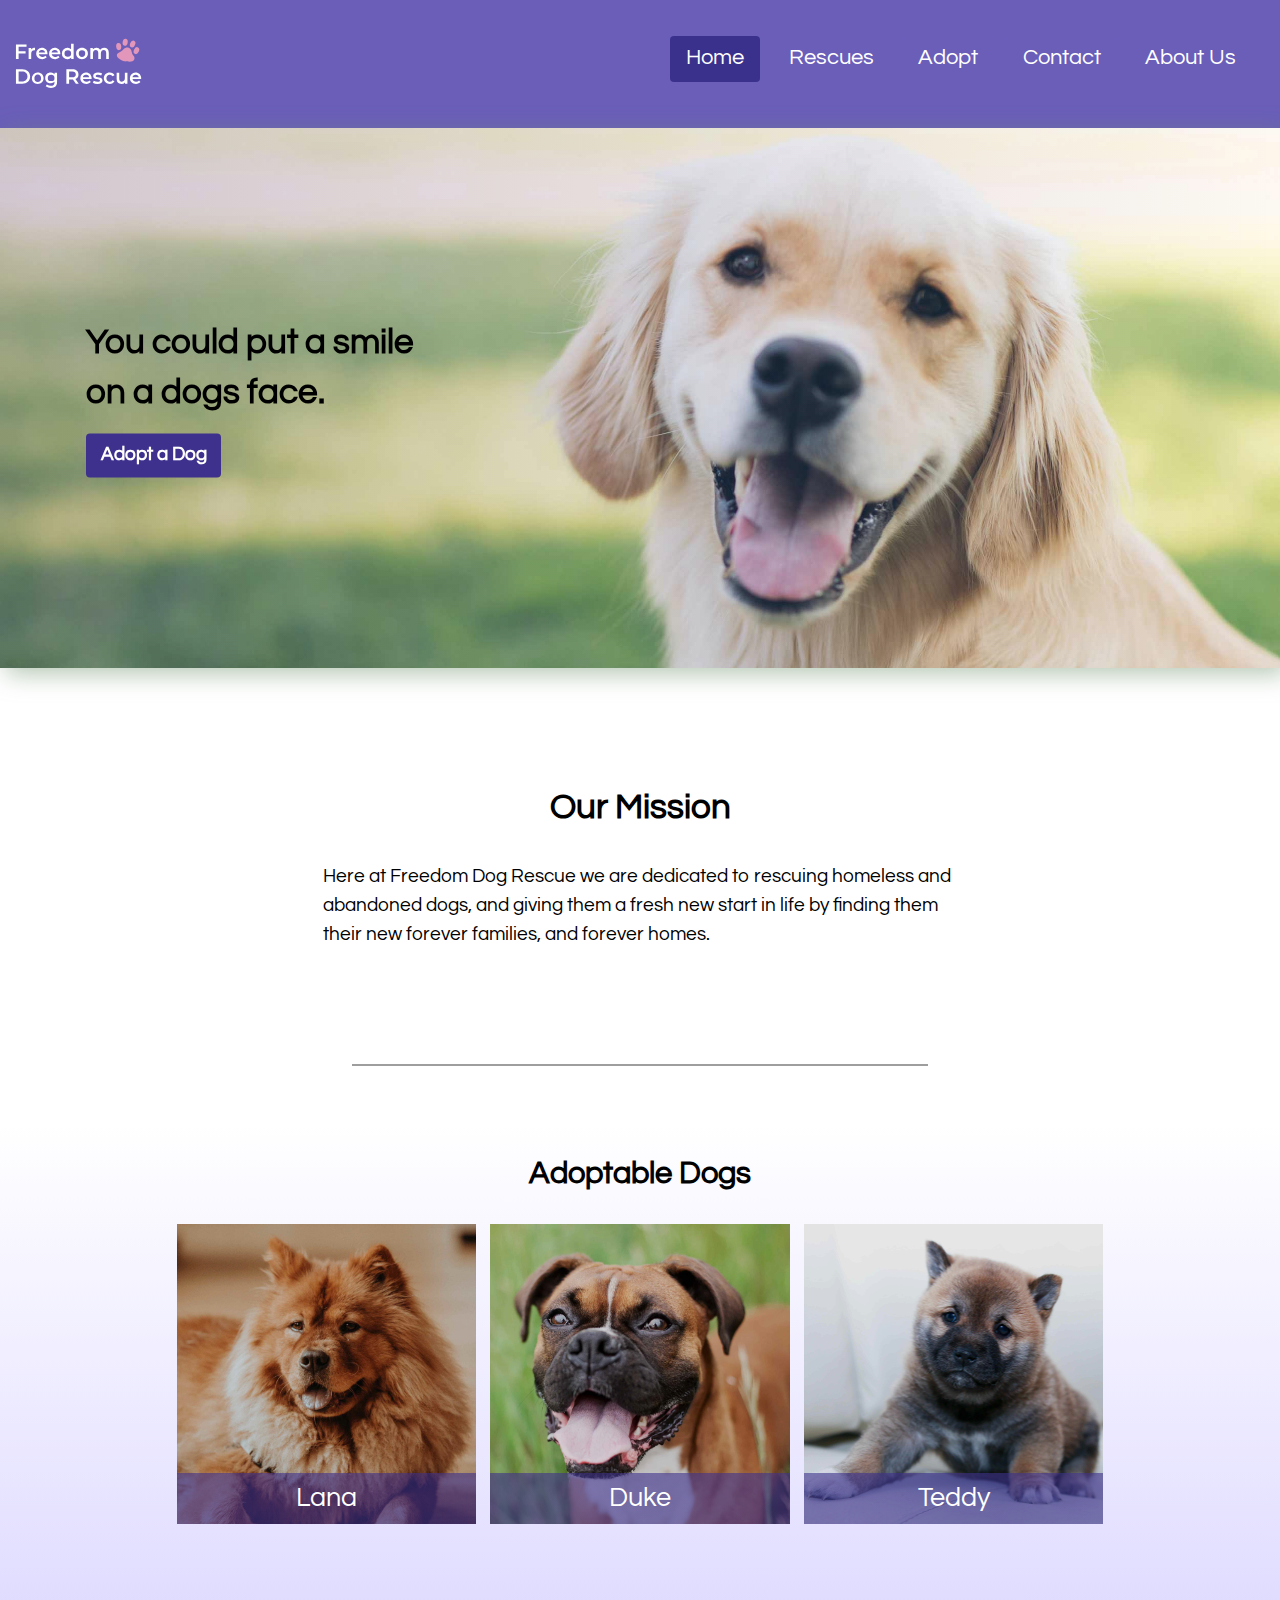
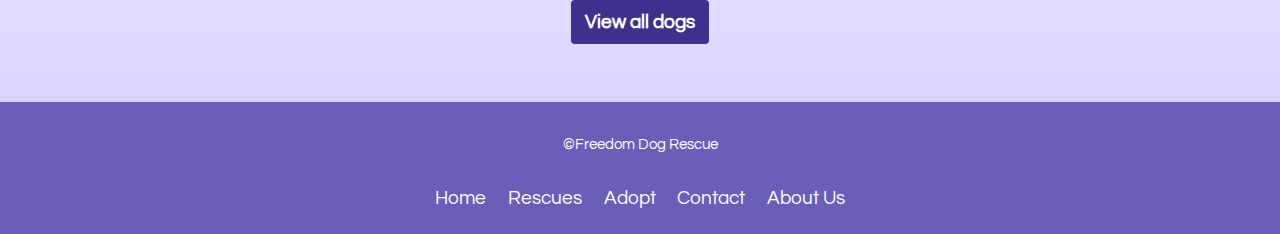
<file: index.html>
<!DOCTYPE html>
<html lang="en-ca">
<head>
  <meta charset="utf-8">
  <title>Freedom Dog Rescue</title>
  <link href="https://fonts.googleapis.com/css?family=Questrial" rel="stylesheet">
  <meta name="viewport" content="width=device-width,initial-scale=1">
  <link rel="shortcut icon" href="favicon.ico">
  <link rel="icon" type="image/png" href="favicon-196.png">
  <link href="css/modules.css" rel="stylesheet">
  <link href="css/grid.css" rel="stylesheet">
  <link href="css/type.css" rel="stylesheet">
  <link href="css/main.css" rel="stylesheet">
</head>
<body>

  <ul class="skip-links">
    <li><a href="#main">Jump to main content</a></li>
    <li><a href="#nav">Jump to main navigation</a></li>
  </ul>

  <header role="banner">
    <div class="masthead grid grid-middle gutter-1-2">
      <div class="logo push-0 unit xs-1 s-1 m-1 l-1-4">
        <a href="index.html" aria-label="Click here to go to homepage">
          <i class="icon i-128 push-r-1-4">
            <svg xmlns="http://www.w3.org/2000/svg" width="177.7" height="70.1" viewBox="0 0 177.7 70.1">
              <path fill="#fff" d="M6.4 11.1v6.2h9.7v3.1H6.4v7.7H2.7V8h14.7v3.1zm22.8 1.5V16h-.8c-2.8 0-4.5 1.6-4.5 4.8v7.4h-3.6V12.8h3.5V15c1-1.6 2.9-2.4 5.4-2.4zm17.2 9h-12a4.8 4.8 0 0 0 5 3.7 5.3 5.3 0 0 0 4.1-1.7l2 2.2a8 8 0 0 1-6.2 2.5c-5.1 0-8.5-3.3-8.5-7.9a7.7 7.7 0 0 1 8-7.8c4.4 0 7.7 3.1 7.7 7.9a4.5 4.5 0 0 1-.1 1.1zm-12-2.4h8.7a4.2 4.2 0 0 0-4.3-3.7 4.2 4.2 0 0 0-4.4 3.7zm29.9 2.4h-12a4.6 4.6 0 0 0 4.9 3.7 5.6 5.6 0 0 0 4.2-1.7l1.9 2.2a7.9 7.9 0 0 1-6.2 2.5c-5.1 0-8.4-3.3-8.4-7.9a7.6 7.6 0 0 1 7.9-7.8c4.5 0 7.7 3.1 7.7 7.9zm-12.1-2.4h8.7a4.1 4.1 0 0 0-4.3-3.7 4.3 4.3 0 0 0-4.4 3.7zM82.8 6.8v21.3h-3.4v-2a6.4 6.4 0 0 1-5.1 2.2 7.5 7.5 0 0 1-7.8-7.9 7.5 7.5 0 0 1 7.8-7.8 6.2 6.2 0 0 1 4.9 2.1V6.8zm-3.5 13.6a4.6 4.6 0 1 0-9.2 0 4.6 4.6 0 1 0 9.2 0zm6.9 0c0-4.5 3.5-7.8 8.2-7.8s8.2 3.3 8.2 7.8-3.5 7.9-8.2 7.9-8.2-3.3-8.2-7.9zm12.7 0a4.5 4.5 0 1 0-9 0c0 3 1.9 4.8 4.5 4.8s4.5-1.8 4.5-4.8zm32.7-1.1v8.8H128v-8.3c0-2.7-1.2-4.1-3.4-4.1s-4 1.6-4 4.6v7.8H117v-8.3c0-2.7-1.2-4.1-3.4-4.1s-4 1.6-4 4.6v7.8H106V12.8h3.4v1.9a6.6 6.6 0 0 1 5-2.1 5.6 5.6 0 0 1 5.2 2.6 7 7 0 0 1 5.7-2.6c3.7 0 6.3 2.1 6.3 6.7zM2.7 42.4h8.8c6.5 0 10.9 4.1 10.9 10.1s-4.4 10-10.9 10H2.7zm8.6 17c4.5 0 7.4-2.8 7.4-6.9s-2.9-6.9-7.4-6.9H6.4v13.8zm13.5-4.5a7.7 7.7 0 0 1 8.1-7.9c4.8 0 8.2 3.3 8.2 7.9s-3.4 7.8-8.2 7.8-8.1-3.2-8.1-7.8zm12.7 0a4.6 4.6 0 1 0-9.1 0 4.6 4.6 0 1 0 9.1 0zm22.3-7.7v13c0 5.6-2.9 8.1-8.3 8.1a12.6 12.6 0 0 1-7.5-2.2l1.6-2.7a9.7 9.7 0 0 0 5.7 1.9c3.4 0 4.9-1.6 4.9-4.7v-.8a6.8 6.8 0 0 1-5.2 2c-4.4 0-7.7-2.9-7.7-7.4S46.6 47 51 47a6.5 6.5 0 0 1 5.3 2.2v-2zm-3.6 7.2c0-2.6-1.9-4.3-4.6-4.3s-4.7 1.7-4.7 4.3a4.4 4.4 0 0 0 4.7 4.4 4.3 4.3 0 0 0 4.6-4.4zm29.7 8.1l-4.1-5.9h-5.3v5.8h-3.8v-20H81c5.3 0 8.5 2.7 8.5 7.2a6.3 6.3 0 0 1-4.2 6.3l4.6 6.6zm-5.1-16.9h-4.3v8h4.3c3.3 0 5-1.5 5-4s-1.7-4-5-4zM107.7 56h-12c.4 2.3 2.3 3.7 4.9 3.7a5.6 5.6 0 0 0 4.2-1.7l1.9 2.2a7.5 7.5 0 0 1-6.1 2.5c-5.2 0-8.5-3.3-8.5-7.8A7.6 7.6 0 0 1 100 47c4.5 0 7.8 3.2 7.8 8 0 .2-.1.7-.1 1zm-12.1-2.4h8.7a4 4 0 0 0-4.3-3.7 4.3 4.3 0 0 0-4.4 3.7zm13.8 7.4l1.4-2.7a10.4 10.4 0 0 0 5.4 1.5c2.2 0 3.2-.6 3.2-1.7 0-2.9-9.5-.2-9.5-6.3 0-2.9 2.6-4.8 6.7-4.8a11.6 11.6 0 0 1 5.8 1.4l-1.4 2.7a8.1 8.1 0 0 0-4.4-1.2c-2.2 0-3.2.8-3.2 1.8 0 3.1 9.5.3 9.5 6.3 0 2.9-2.7 4.7-7 4.7a12.2 12.2 0 0 1-6.5-1.7zm15.3-6.1c0-4.6 3.5-7.9 8.3-7.9 3 0 5.4 1.3 6.5 3.6l-2.7 1.6a4.2 4.2 0 0 0-3.8-2.1 4.5 4.5 0 0 0-4.7 4.8 4.5 4.5 0 0 0 4.7 4.8 4.3 4.3 0 0 0 3.8-2.2l2.7 1.6c-1.1 2.3-3.5 3.6-6.5 3.6-4.8 0-8.3-3.2-8.3-7.8zm32.8-7.7v15.3h-3.4v-1.9a6.4 6.4 0 0 1-5 2.1c-3.9 0-6.6-2.1-6.6-6.7v-8.8h3.6v8.3c0 2.8 1.3 4.1 3.6 4.1s4.2-1.6 4.2-4.6v-7.8zm19 8.8h-12c.4 2.3 2.3 3.7 5 3.7a5.5 5.5 0 0 0 4.1-1.7l1.9 2.2c-1.3 1.7-3.5 2.5-6.1 2.5-5.2 0-8.5-3.3-8.5-7.8a7.7 7.7 0 0 1 7.9-7.9c4.5 0 7.8 3.2 7.8 8 0 .2-.1.7-.1 1zm-12-2.4h8.7a4.4 4.4 0 0 0-8.7 0z"/>
              <g fill="#e297ba">
                <path d="M158.4 12.3s-3.4-1.4-7 2.9a12.1 12.1 0 0 1-4.2 3.1c-2.3 1-5 2.8-4.3 5.5s5.5 5.5 8.1 6.6a16.8 16.8 0 0 0 3.2.9c2.5.4 7.5 1 10.1.1s4.4-4.5 1.6-7.7a12.9 12.9 0 0 1-2.7-6.1c-.3-2-1.5-4.2-4.8-5.3z"/>
                <ellipse cx="170" cy="16.5" rx="5" ry="3.5" transform="rotate(-63.6 169.956 16.51)"/>
                <ellipse cx="164.8" cy="7.3" rx="5" ry="3.5" transform="rotate(-67.5 164.784 7.386)"/>
                <ellipse cx="154.4" cy="4.9" rx="5" ry="3.5" transform="rotate(-80 154.366 4.936)"/>
                <ellipse cx="145.4" cy="10.9" rx="3.5" ry="4.9" transform="rotate(-5.9 145.338 11.381)"/>
              </g>
            </svg>
          </i>
        </a>
      </div>
      <div class="nav unit xs-1 s-1 m-1 l-3-4">
        <nav id="nav" tabindex="0" role="navigation">
          <ul class="list-group-inline mega push-0">
            <li class="gutter-1-8"><a id="current" class="btn" href="index.html" aria-label="Click here to go to homepage">Home</a></li>
            <li class="gutter-1-8"><a class="btn" href="rescues.html" aria-label="Click here to meet the rescues">Rescues</a></li>
            <li class="gutter-1-8"><a class="btn" href="adopt.html" aria-label="Click here to file our forms">Adopt</a></li>
            <li class="gutter-1-8"><a class="btn" href="#" aria-label="Click here to go to Contact page">Contact</a></li>
            <li class="gutter-1-8"><a class="btn" href="#" aria-label="Click here to go to learn more about us">About Us</a></li>
          </ul>
        </nav>
      </div>
    </div>
  </header>

  <main id="main" tabindex="0" role="main">

    <div>
      <div class="banner-index">
        <div class="banner-content pin-lc w-1 max-length gutter text-left">
          <h1 class="push-1-2 h2-break">You could put a smile on a dogs face.</h1>
          <a class="btn btn-ghost bold" href="rescues.html">Adopt a Dog</a>
        </div>
      </div>
    </div>

    <section class="dog-text pad-t-2">
      <div class="max-length grid pad-t-2 pad-b gutter">
        <div class="unit">
          <h2 class="exa center-content-horizontal">Our Mission</h2>
          <p>Here at Freedom Dog Rescue we are dedicated to rescuing homeless and abandoned dogs, and giving them a fresh new start in life by finding them their new forever families, and forever homes. </p>
        </div>
      </div>
    </section>

    <div class="rule pad-b-2 pad-t-2">
      <hr>
    </div>

    <section class="adoptable-dogs pad-t">
      <h2 class="text-center">Adoptable Dogs</h2>
      <div class="grid gutter wrapper">
        <div class="unit xs-1 s-1 m-1-2 l-1-3 relative gutter-1-4 doggo-hover dog-card">
          <a href="adopt.html">
            <div class="embed embed-1by1">
              <img class="embed-item" src="images/lana-adoptable.jpg" alt="picture of Lana the cute adoptable dog">
              <h3 class="tera not-bold absolute push-0 bg-text-colour w-1 island-1-4 text-center">Lana</h3>
            </div>
          </a>
        </div>
        <div class="unit xs-1 s-1 m-1-2 l-1-3 relative gutter-1-4 doggo-hover dog-card">
          <a href="adopt.html">
            <div class="embed embed-1by1">
              <img class="embed-item" src="images/duke-adoptable.jpg" alt="picture of Duke the cute adoptable dog">
              <h3 class="tera not-bold absolute push-0 bg-text-colour w-1 island-1-4 text-center">Duke</h3>
            </div>
          </a>

        </div>
        <div class="unit xs-1 s-1 m-1-2 l-1-3 relative gutter-1-4 doggo-hover dog-card">
          <a href="adopt.html">
            <div class="embed embed-1by1">
              <img class="embed-item" src="images/teddy-adoptable.jpg" alt="picture of Teddy the cute adoptable dog">
              <h3 class="tera not-bold absolute push-0 bg-text-colour w-1 island-1-4 text-center">Teddy</h3>
            </div>
          </a>

        </div>
      </div>
      <div class="pad-t-2 pad-b-2 gutter-1-4 center-content-horizontal">
        <a class="btn btn-ghost bold " href="rescues.html">View all dogs</a>
      </div>
    </section>

  </main>

  <footer id="footer" tabindex="0" role="contentinfo">
    <div class="grid inside">
      <div class="unit xs-1 s-1 m-1 l-1">
        <small class="pad-t micro pad-b-1-2 center-content-horizontal">©Freedom Dog Rescue</small>
      </div>
      <div class="nav unit xs-1 s-1 m-1 l-1">
        <ul class="list-group-inline mega push-0 center-content-horizontal">
          <li class="kilo gutter-1-8"><a class="gutter-1-4 link-box btn-footer" href="index.html" aria-label="Click here to go to homepage">Home</a></li>
          <li class="kilo gutter-1-8"><a class="gutter-1-4 link-box btn-footer" href="rescues.html" aria-label="Click here to go to rescues">Rescues</a></li>
          <li class="kilo gutter-1-8"><a class="gutter-1-4 link-box btn-footer" href="adopt.html" aria-label="Click here to go to adoption form">Adopt</a></li>
          <li class="kilo gutter-1-8"><a class="gutter-1-4 link-box btn-footer" href="#" aria-label="Click here to go to homepage">Contact</a></li>
          <li class="kilo gutter-1-8"><a class="gutter-1-4 link-box btn-footer" href="#" aria-label="Click here to go to homepage">About Us</a></li>
        </ul>
      </div>
    </div>
  </footer>

</body>
</html>
</file>
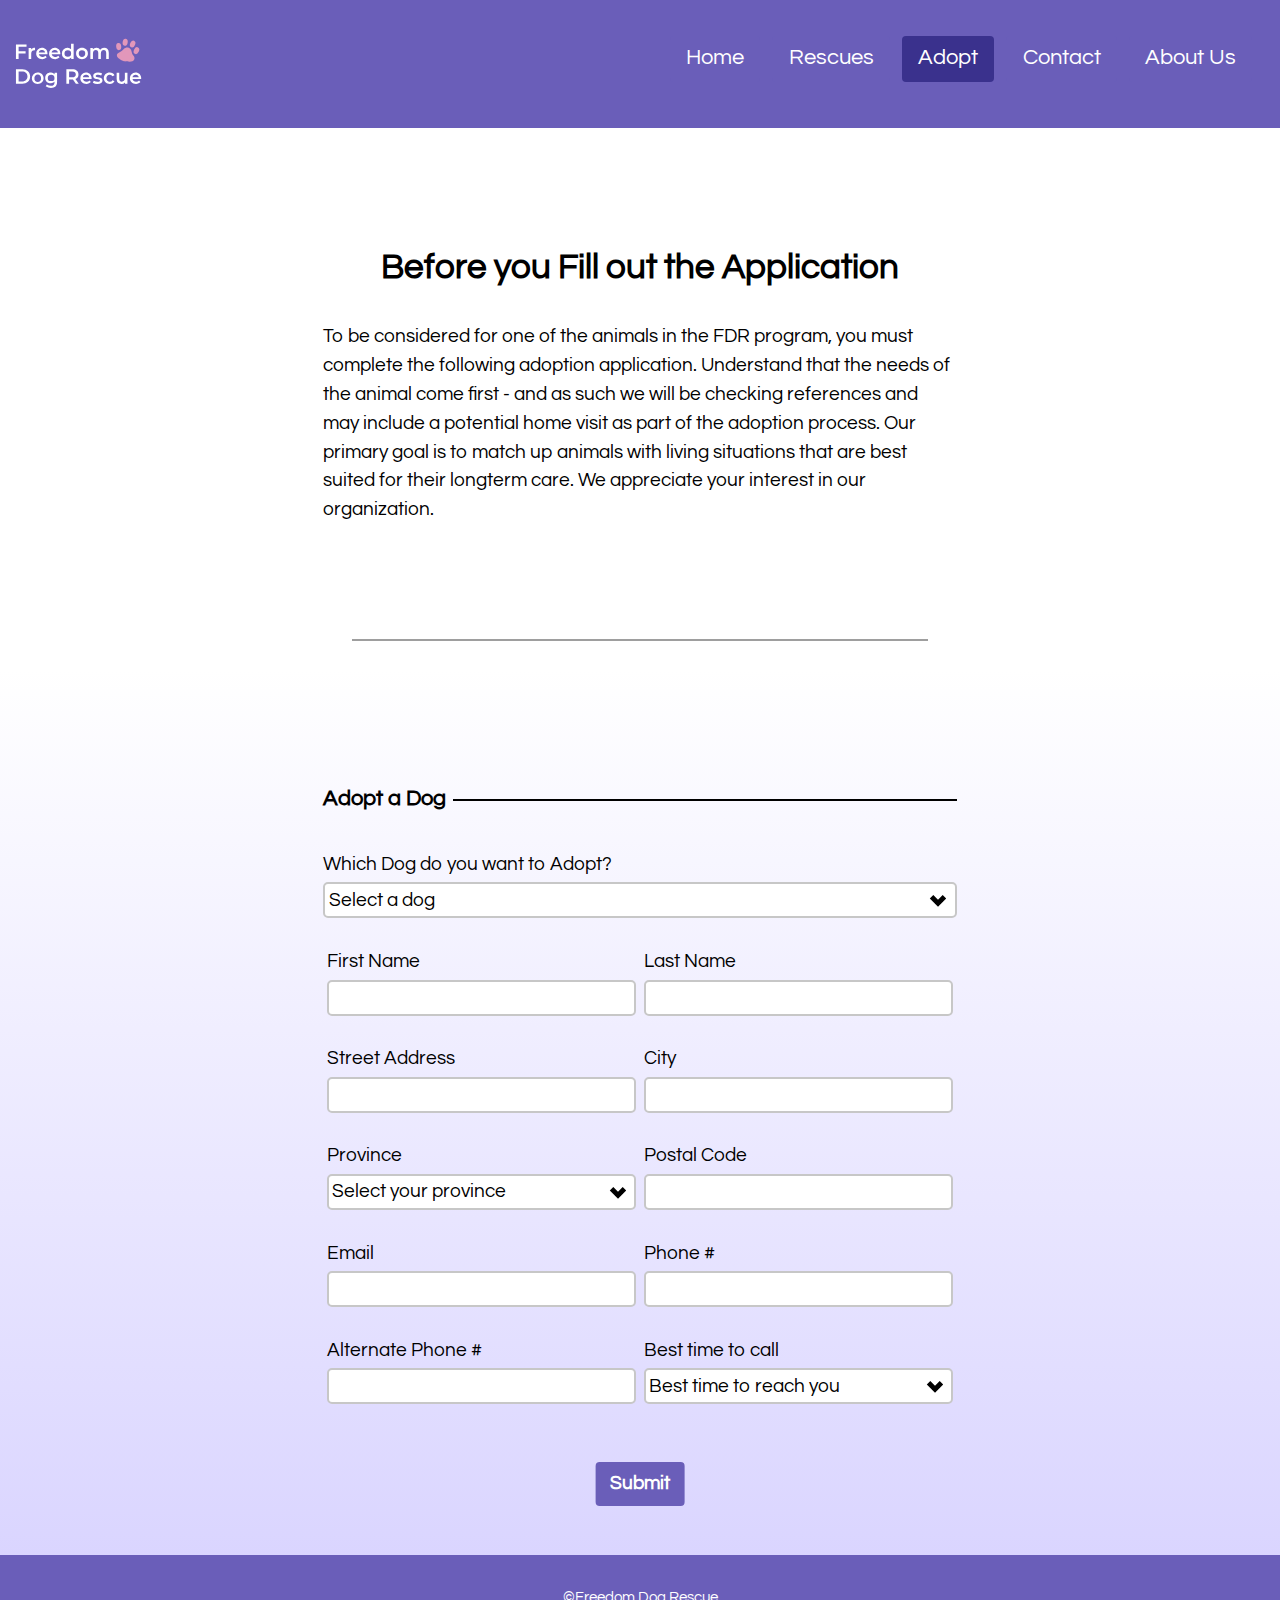
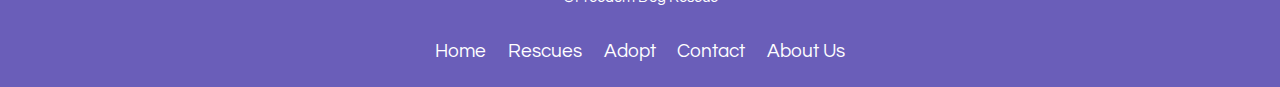
<file: adopt.html>
<!DOCTYPE html>
<html lang="en-ca">
<head>
  <meta charset="utf-8">
  <title>Adopt a Dog</title>
  <link href="https://fonts.googleapis.com/css?family=Questrial" rel="stylesheet">
  <meta name="viewport" content="width=device-width,initial-scale=1">
  <link rel="shortcut icon" href="favicon.ico">
  <link rel="icon" type="image/png" href="favicon-196.png">
  <link href="css/modules.css" rel="stylesheet">
  <link href="css/grid.css" rel="stylesheet">
  <link href="css/type.css" rel="stylesheet">
  <link href="css/main.css" rel="stylesheet">
</head>
<body>

  <ul class="skip-links">
    <li><a href="#main">Jump to main content</a></li>
    <li><a href="#nav">Jump to main navigation</a></li>
  </ul>

  <header role="banner">
    <div class="masthead grid grid-middle gutter-1-2">
      <div class="logo push-0 unit xs-1 s-1 m-1 l-1-4">
        <a href="index.html" aria-label="Click here to go to homepage">
          <i class="icon i-128 push-r-1-4">
            <svg xmlns="http://www.w3.org/2000/svg" width="177.7" height="70.1" viewBox="0 0 177.7 70.1">
              <path fill="#fff" d="M6.4 11.1v6.2h9.7v3.1H6.4v7.7H2.7V8h14.7v3.1zm22.8 1.5V16h-.8c-2.8 0-4.5 1.6-4.5 4.8v7.4h-3.6V12.8h3.5V15c1-1.6 2.9-2.4 5.4-2.4zm17.2 9h-12a4.8 4.8 0 0 0 5 3.7 5.3 5.3 0 0 0 4.1-1.7l2 2.2a8 8 0 0 1-6.2 2.5c-5.1 0-8.5-3.3-8.5-7.9a7.7 7.7 0 0 1 8-7.8c4.4 0 7.7 3.1 7.7 7.9a4.5 4.5 0 0 1-.1 1.1zm-12-2.4h8.7a4.2 4.2 0 0 0-4.3-3.7 4.2 4.2 0 0 0-4.4 3.7zm29.9 2.4h-12a4.6 4.6 0 0 0 4.9 3.7 5.6 5.6 0 0 0 4.2-1.7l1.9 2.2a7.9 7.9 0 0 1-6.2 2.5c-5.1 0-8.4-3.3-8.4-7.9a7.6 7.6 0 0 1 7.9-7.8c4.5 0 7.7 3.1 7.7 7.9zm-12.1-2.4h8.7a4.1 4.1 0 0 0-4.3-3.7 4.3 4.3 0 0 0-4.4 3.7zM82.8 6.8v21.3h-3.4v-2a6.4 6.4 0 0 1-5.1 2.2 7.5 7.5 0 0 1-7.8-7.9 7.5 7.5 0 0 1 7.8-7.8 6.2 6.2 0 0 1 4.9 2.1V6.8zm-3.5 13.6a4.6 4.6 0 1 0-9.2 0 4.6 4.6 0 1 0 9.2 0zm6.9 0c0-4.5 3.5-7.8 8.2-7.8s8.2 3.3 8.2 7.8-3.5 7.9-8.2 7.9-8.2-3.3-8.2-7.9zm12.7 0a4.5 4.5 0 1 0-9 0c0 3 1.9 4.8 4.5 4.8s4.5-1.8 4.5-4.8zm32.7-1.1v8.8H128v-8.3c0-2.7-1.2-4.1-3.4-4.1s-4 1.6-4 4.6v7.8H117v-8.3c0-2.7-1.2-4.1-3.4-4.1s-4 1.6-4 4.6v7.8H106V12.8h3.4v1.9a6.6 6.6 0 0 1 5-2.1 5.6 5.6 0 0 1 5.2 2.6 7 7 0 0 1 5.7-2.6c3.7 0 6.3 2.1 6.3 6.7zM2.7 42.4h8.8c6.5 0 10.9 4.1 10.9 10.1s-4.4 10-10.9 10H2.7zm8.6 17c4.5 0 7.4-2.8 7.4-6.9s-2.9-6.9-7.4-6.9H6.4v13.8zm13.5-4.5a7.7 7.7 0 0 1 8.1-7.9c4.8 0 8.2 3.3 8.2 7.9s-3.4 7.8-8.2 7.8-8.1-3.2-8.1-7.8zm12.7 0a4.6 4.6 0 1 0-9.1 0 4.6 4.6 0 1 0 9.1 0zm22.3-7.7v13c0 5.6-2.9 8.1-8.3 8.1a12.6 12.6 0 0 1-7.5-2.2l1.6-2.7a9.7 9.7 0 0 0 5.7 1.9c3.4 0 4.9-1.6 4.9-4.7v-.8a6.8 6.8 0 0 1-5.2 2c-4.4 0-7.7-2.9-7.7-7.4S46.6 47 51 47a6.5 6.5 0 0 1 5.3 2.2v-2zm-3.6 7.2c0-2.6-1.9-4.3-4.6-4.3s-4.7 1.7-4.7 4.3a4.4 4.4 0 0 0 4.7 4.4 4.3 4.3 0 0 0 4.6-4.4zm29.7 8.1l-4.1-5.9h-5.3v5.8h-3.8v-20H81c5.3 0 8.5 2.7 8.5 7.2a6.3 6.3 0 0 1-4.2 6.3l4.6 6.6zm-5.1-16.9h-4.3v8h4.3c3.3 0 5-1.5 5-4s-1.7-4-5-4zM107.7 56h-12c.4 2.3 2.3 3.7 4.9 3.7a5.6 5.6 0 0 0 4.2-1.7l1.9 2.2a7.5 7.5 0 0 1-6.1 2.5c-5.2 0-8.5-3.3-8.5-7.8A7.6 7.6 0 0 1 100 47c4.5 0 7.8 3.2 7.8 8 0 .2-.1.7-.1 1zm-12.1-2.4h8.7a4 4 0 0 0-4.3-3.7 4.3 4.3 0 0 0-4.4 3.7zm13.8 7.4l1.4-2.7a10.4 10.4 0 0 0 5.4 1.5c2.2 0 3.2-.6 3.2-1.7 0-2.9-9.5-.2-9.5-6.3 0-2.9 2.6-4.8 6.7-4.8a11.6 11.6 0 0 1 5.8 1.4l-1.4 2.7a8.1 8.1 0 0 0-4.4-1.2c-2.2 0-3.2.8-3.2 1.8 0 3.1 9.5.3 9.5 6.3 0 2.9-2.7 4.7-7 4.7a12.2 12.2 0 0 1-6.5-1.7zm15.3-6.1c0-4.6 3.5-7.9 8.3-7.9 3 0 5.4 1.3 6.5 3.6l-2.7 1.6a4.2 4.2 0 0 0-3.8-2.1 4.5 4.5 0 0 0-4.7 4.8 4.5 4.5 0 0 0 4.7 4.8 4.3 4.3 0 0 0 3.8-2.2l2.7 1.6c-1.1 2.3-3.5 3.6-6.5 3.6-4.8 0-8.3-3.2-8.3-7.8zm32.8-7.7v15.3h-3.4v-1.9a6.4 6.4 0 0 1-5 2.1c-3.9 0-6.6-2.1-6.6-6.7v-8.8h3.6v8.3c0 2.8 1.3 4.1 3.6 4.1s4.2-1.6 4.2-4.6v-7.8zm19 8.8h-12c.4 2.3 2.3 3.7 5 3.7a5.5 5.5 0 0 0 4.1-1.7l1.9 2.2c-1.3 1.7-3.5 2.5-6.1 2.5-5.2 0-8.5-3.3-8.5-7.8a7.7 7.7 0 0 1 7.9-7.9c4.5 0 7.8 3.2 7.8 8 0 .2-.1.7-.1 1zm-12-2.4h8.7a4.4 4.4 0 0 0-8.7 0z"/>
              <g fill="#e297ba">
                <path d="M158.4 12.3s-3.4-1.4-7 2.9a12.1 12.1 0 0 1-4.2 3.1c-2.3 1-5 2.8-4.3 5.5s5.5 5.5 8.1 6.6a16.8 16.8 0 0 0 3.2.9c2.5.4 7.5 1 10.1.1s4.4-4.5 1.6-7.7a12.9 12.9 0 0 1-2.7-6.1c-.3-2-1.5-4.2-4.8-5.3z"/>
                <ellipse cx="170" cy="16.5" rx="5" ry="3.5" transform="rotate(-63.6 169.956 16.51)"/>
                <ellipse cx="164.8" cy="7.3" rx="5" ry="3.5" transform="rotate(-67.5 164.784 7.386)"/>
                <ellipse cx="154.4" cy="4.9" rx="5" ry="3.5" transform="rotate(-80 154.366 4.936)"/>
                <ellipse cx="145.4" cy="10.9" rx="3.5" ry="4.9" transform="rotate(-5.9 145.338 11.381)"/>
              </g>
            </svg>
          </i>
        </a>
      </div>
      <div class="nav unit xs-1 s-1 m-1 l-3-4">
        <nav id="nav" tabindex="0" role="navigation">
          <ul class="list-group-inline mega push-0">
            <li class="gutter-1-8"><a class="btn" href="index.html" aria-label="Click here to go to homepage">Home</a></li>
            <li class="gutter-1-8"><a class="btn" href="rescues.html" aria-label="Click here to meet the rescues">Rescues</a></li>
            <li class="gutter-1-8"><a id="current" class="btn" href="adopt.html" aria-label="Click here to file our forms">Adopt</a></li>
            <li class="gutter-1-8"><a class="btn" href="#" aria-label="Click here to go to Contact page">Contact</a></li>
            <li class="gutter-1-8"><a class="btn" href="#" aria-label="Click here to go to learn more about us">About Us</a></li>
          </ul>
        </nav>
      </div>
    </div>
  </header>

  <main id="main" tabindex="0" role="main">

    <section class="dog-text pad-t-2 pad-b">
      <div class="max-length grid pad-t-2 pad-b-2 gutter">
        <div class="unit">
          <h1 class="center-content-horizontal">Before you Fill out the Application</h1>
          <p>To be considered for one of the animals in the FDR program, you must complete the following adoption application. Understand that the needs of the animal come first - and as such we will be checking references and may include a potential home visit as part of the adoption process. Our primary goal is to match up animals with living situations that are best suited for their longterm care. We appreciate your interest in our organization.</p>
        </div>
      </div>
    </section>

    <div class="pad-b">
      <hr>
    </div>

    <section class="adoptable-dogs pad-t-2">
      <div class="max-length gutter pad-t-2">
        <form method="POST" action="https://formspree.io/smit1711@algonquinlive.com">
          <fieldset class="push-0">
            <legend class="personal mega push">Adopt a Dog</legend>
            <div class="grid">
              <div class="unit xs-1 s-1 m-1 l-1 push">
                <div>
                  <label class="push-1-8" for="subject">Which Dog do you want to Adopt?</label>
                  <select id="subject" name="_subject">
                    <option value="">Select a dog</option>
                    <option>Lana</option>
                    <option>Duke</option>
                    <option>Teddy</option>
                    <option>Cher</option>
                    <option>Jowa</option>
                    <option>Sam</option>
                  </select>
                </div>
              </div>
              <div class="push unit xs-1 s-1 m-1-2 l-1-2 gutter-1-8">
                <label class="push-1-8" for="name">First Name</label>
                <input id="name" name="first-name" type="text" required>
              </div>
              <div class="push unit xs-1 s-1 m-1-2 l-1-2 gutter-1-8">
                <label class="push-1-8" for="last-name">Last Name</label>
                <input id="last-name" name="last-name" type="text" required>
              </div>
              <div class="unit push xs-1 s-1 m-1-2 l-1-2 gutter-1-8">
                <label class="push-1-8" for="street-address">Street Address</label>
                <input id="street-address" name="street-address" type="text" required>
              </div>
              <div class="unit push xs-1 s-1 m-1-2 l-1-2 gutter-1-8">
                <label class="push-1-8" for="city">City</label>
                <input id="city" name="city" type="text" required>
              </div>
              <div class="unit push xs-1 s-1 m-1-2 l-1-2 gutter-1-8">
                <label class="push-1-8" for="province">Province</label>
                <select id="province" name="province" required>
                  <option value="">Select your province</option>
                  <option>Ontario</option>
                  <option>British Columbia</option>
                  <option>Alberta</option>
                  <option>Saskatchewan</option>
                  <option>Manitoba</option>
                  <option>Quebec</option>
                  <option>New Brunswick</option>
                  <option>Nova Scotia</option>
                  <option>Prince Edward Island</option>
                  <option>Newfoundland and Labrador</option>
                  <option>Yukon</option>
                  <option>Northwest Territories</option>
                  <option>Nunavut</option>
                </select>
              </div>
              <div class="push unit xs-1 s-1 m-1-2 l-1-2 gutter-1-8">
                <label class="push-1-8" for="postal-code">Postal Code</label>
                <input id="postal-code" type="text" name="postal-code">
              </div>
              <div class="email-div push unit xs-1 s-1 m-1-2 l-1-2 gutter-1-8">
                <label class="push-1-8" for="email">Email</label>
                <input id="email" type="email" name="email">
              </div>
              <div class="push unit xs-1 s-1 m-1-2 l-1-2 gutter-1-8">
                <label class="push-1-8" for="phone-number">Phone #</label>
                <input id="phone-number" type="number" name="phone-number">
              </div>
              <div class="push unit xs-1 s-1 m-1-2 l-1-2 gutter-1-8">
                <label class="push-1-8" for="alt-phone-number">Alternate Phone #</label>
                <input id="alt-phone-number" type="number" name="alt-phone-number">
              </div>
              <div class="push unit xs-1 s-1 m-1-2 l-1-2 gutter-1-8">
                <label class="push-1-8" for="time-to-call">Best time to call</label>
                <select id="time-to-call" name="time-to-call">
                  <option value="">Best time to reach you</option>
                  <option>Morning</option>
                  <option>Midday</option>
                  <option>Evening</option>
                </select>
              </div>
              <div class="unit xs-1 s-1 m-1 l-1 push pad-t pad-b-2 gutter-1-4">
                <a class="btn btn-form bold" href="#">Submit</a>
                <input type="hidden" name="_subject" value="Adoption Submission">
              </div>
            </div>
          </fieldset>
        </form>
      </div>
      <div class="embed embed-3by2 hidden">
        <img class="embed-item" src="images/homepage-banner.jpg" alt="" role="presentation">
      </div>
    </section>

  </main>

  <footer id="footer" tabindex="0" role="contentinfo">
    <div class="grid inside">
      <div class="unit xs-1 s-1 m-1 l-1">
        <small class="pad-t micro pad-b-1-2 center-content-horizontal">©Freedom Dog Rescue</small>
      </div>
      <div class="nav unit xs-1 s-1 m-1 l-1">
        <ul class="list-group-inline mega push-0 center-content-horizontal">
          <li class="kilo gutter-1-8"><a class="gutter-1-4 link-box btn-footer" href="index.html" aria-label="Click here to go to homepage">Home</a></li>
          <li class="kilo gutter-1-8"><a class="gutter-1-4 link-box btn-footer" href="rescues.html" aria-label="Click here to go to homepage">Rescues</a></li>
          <li class="kilo gutter-1-8"><a class="gutter-1-4 link-box btn-footer" href="adopt.html" aria-label="Click here to go to homepage">Adopt</a></li>
          <li class="kilo gutter-1-8"><a class="gutter-1-4 link-box btn-footer" href="#" aria-label="Click here to go to homepage">Contact</a></li>
          <li class="kilo gutter-1-8"><a class="gutter-1-4 link-box btn-footer" href="#" aria-label="Click here to go to homepage">About Us</a></li>
        </ul>
      </div>
    </div>
  </footer>

</body>
</html>
</file>
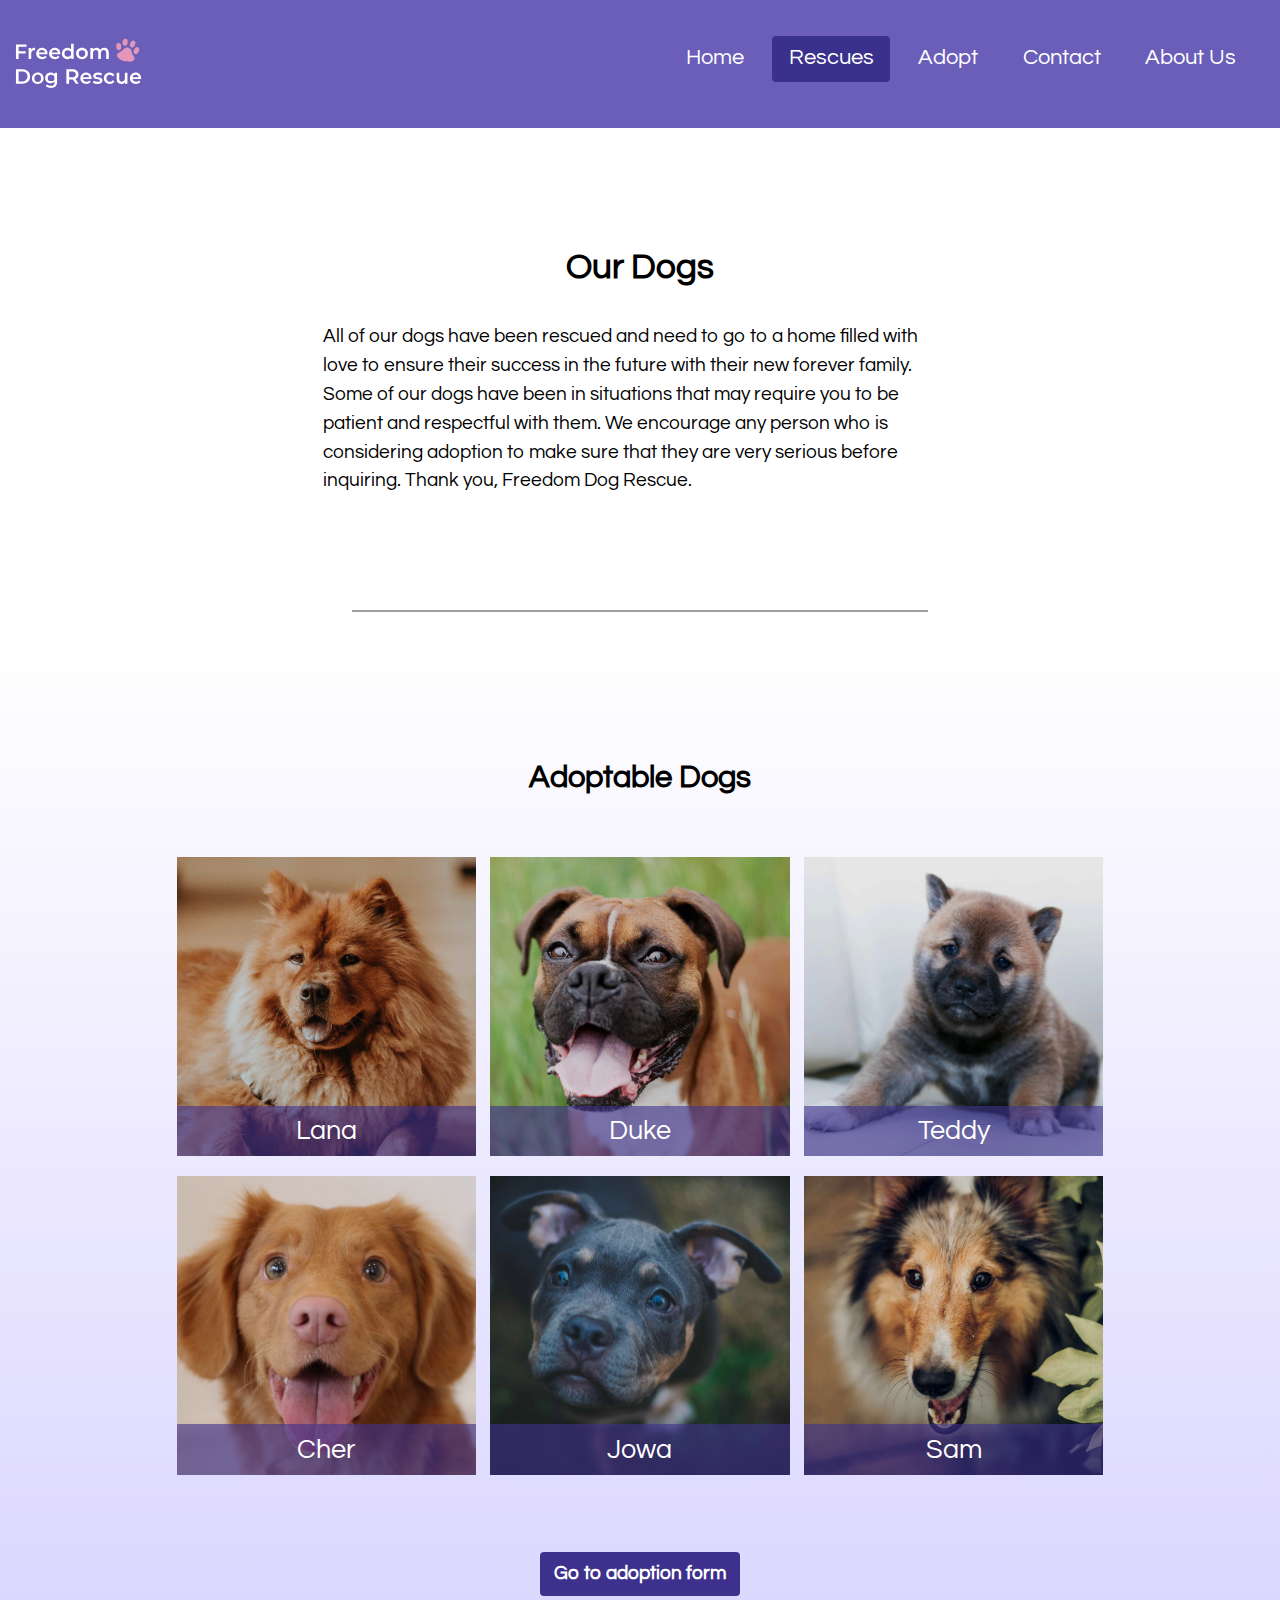
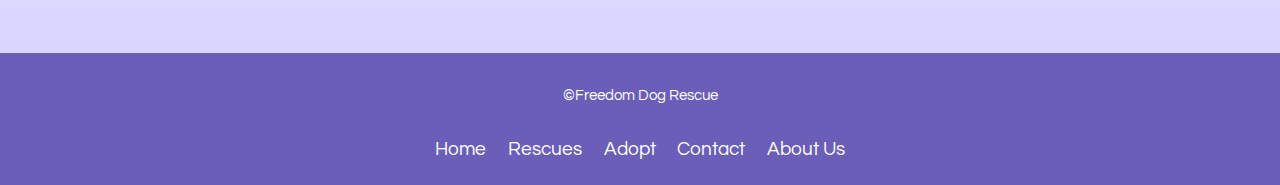
<file: rescues.html>
<!DOCTYPE html>
<html lang="en-ca">
<head>
  <meta charset="utf-8">
  <title>Our Rescues</title>
  <link href="https://fonts.googleapis.com/css?family=Questrial" rel="stylesheet">
  <meta name="viewport" content="width=device-width,initial-scale=1">
  <link rel="shortcut icon" href="favicon.ico">
  <link rel="icon" type="image/png" href="favicon-196.png">
  <link href="css/modules.css" rel="stylesheet">
  <link href="css/grid.css" rel="stylesheet">
  <link href="css/type.css" rel="stylesheet">
  <link href="css/main.css" rel="stylesheet">
</head>
<body>

  <ul class="skip-links">
    <li><a href="#main">Jump to main content</a></li>
    <li><a href="#nav">Jump to main navigation</a></li>
  </ul>

  <header role="banner">
    <div class="masthead grid grid-middle gutter-1-2">
      <div class="logo push-0 unit xs-1 s-1 m-1 l-1-4">
        <a href="index.html" aria-label="Click here to go to homepage">
          <i class="icon i-128 push-r-1-4">
            <svg xmlns="http://www.w3.org/2000/svg" width="177.7" height="70.1" viewBox="0 0 177.7 70.1">
              <path fill="#fff" d="M6.4 11.1v6.2h9.7v3.1H6.4v7.7H2.7V8h14.7v3.1zm22.8 1.5V16h-.8c-2.8 0-4.5 1.6-4.5 4.8v7.4h-3.6V12.8h3.5V15c1-1.6 2.9-2.4 5.4-2.4zm17.2 9h-12a4.8 4.8 0 0 0 5 3.7 5.3 5.3 0 0 0 4.1-1.7l2 2.2a8 8 0 0 1-6.2 2.5c-5.1 0-8.5-3.3-8.5-7.9a7.7 7.7 0 0 1 8-7.8c4.4 0 7.7 3.1 7.7 7.9a4.5 4.5 0 0 1-.1 1.1zm-12-2.4h8.7a4.2 4.2 0 0 0-4.3-3.7 4.2 4.2 0 0 0-4.4 3.7zm29.9 2.4h-12a4.6 4.6 0 0 0 4.9 3.7 5.6 5.6 0 0 0 4.2-1.7l1.9 2.2a7.9 7.9 0 0 1-6.2 2.5c-5.1 0-8.4-3.3-8.4-7.9a7.6 7.6 0 0 1 7.9-7.8c4.5 0 7.7 3.1 7.7 7.9zm-12.1-2.4h8.7a4.1 4.1 0 0 0-4.3-3.7 4.3 4.3 0 0 0-4.4 3.7zM82.8 6.8v21.3h-3.4v-2a6.4 6.4 0 0 1-5.1 2.2 7.5 7.5 0 0 1-7.8-7.9 7.5 7.5 0 0 1 7.8-7.8 6.2 6.2 0 0 1 4.9 2.1V6.8zm-3.5 13.6a4.6 4.6 0 1 0-9.2 0 4.6 4.6 0 1 0 9.2 0zm6.9 0c0-4.5 3.5-7.8 8.2-7.8s8.2 3.3 8.2 7.8-3.5 7.9-8.2 7.9-8.2-3.3-8.2-7.9zm12.7 0a4.5 4.5 0 1 0-9 0c0 3 1.9 4.8 4.5 4.8s4.5-1.8 4.5-4.8zm32.7-1.1v8.8H128v-8.3c0-2.7-1.2-4.1-3.4-4.1s-4 1.6-4 4.6v7.8H117v-8.3c0-2.7-1.2-4.1-3.4-4.1s-4 1.6-4 4.6v7.8H106V12.8h3.4v1.9a6.6 6.6 0 0 1 5-2.1 5.6 5.6 0 0 1 5.2 2.6 7 7 0 0 1 5.7-2.6c3.7 0 6.3 2.1 6.3 6.7zM2.7 42.4h8.8c6.5 0 10.9 4.1 10.9 10.1s-4.4 10-10.9 10H2.7zm8.6 17c4.5 0 7.4-2.8 7.4-6.9s-2.9-6.9-7.4-6.9H6.4v13.8zm13.5-4.5a7.7 7.7 0 0 1 8.1-7.9c4.8 0 8.2 3.3 8.2 7.9s-3.4 7.8-8.2 7.8-8.1-3.2-8.1-7.8zm12.7 0a4.6 4.6 0 1 0-9.1 0 4.6 4.6 0 1 0 9.1 0zm22.3-7.7v13c0 5.6-2.9 8.1-8.3 8.1a12.6 12.6 0 0 1-7.5-2.2l1.6-2.7a9.7 9.7 0 0 0 5.7 1.9c3.4 0 4.9-1.6 4.9-4.7v-.8a6.8 6.8 0 0 1-5.2 2c-4.4 0-7.7-2.9-7.7-7.4S46.6 47 51 47a6.5 6.5 0 0 1 5.3 2.2v-2zm-3.6 7.2c0-2.6-1.9-4.3-4.6-4.3s-4.7 1.7-4.7 4.3a4.4 4.4 0 0 0 4.7 4.4 4.3 4.3 0 0 0 4.6-4.4zm29.7 8.1l-4.1-5.9h-5.3v5.8h-3.8v-20H81c5.3 0 8.5 2.7 8.5 7.2a6.3 6.3 0 0 1-4.2 6.3l4.6 6.6zm-5.1-16.9h-4.3v8h4.3c3.3 0 5-1.5 5-4s-1.7-4-5-4zM107.7 56h-12c.4 2.3 2.3 3.7 4.9 3.7a5.6 5.6 0 0 0 4.2-1.7l1.9 2.2a7.5 7.5 0 0 1-6.1 2.5c-5.2 0-8.5-3.3-8.5-7.8A7.6 7.6 0 0 1 100 47c4.5 0 7.8 3.2 7.8 8 0 .2-.1.7-.1 1zm-12.1-2.4h8.7a4 4 0 0 0-4.3-3.7 4.3 4.3 0 0 0-4.4 3.7zm13.8 7.4l1.4-2.7a10.4 10.4 0 0 0 5.4 1.5c2.2 0 3.2-.6 3.2-1.7 0-2.9-9.5-.2-9.5-6.3 0-2.9 2.6-4.8 6.7-4.8a11.6 11.6 0 0 1 5.8 1.4l-1.4 2.7a8.1 8.1 0 0 0-4.4-1.2c-2.2 0-3.2.8-3.2 1.8 0 3.1 9.5.3 9.5 6.3 0 2.9-2.7 4.7-7 4.7a12.2 12.2 0 0 1-6.5-1.7zm15.3-6.1c0-4.6 3.5-7.9 8.3-7.9 3 0 5.4 1.3 6.5 3.6l-2.7 1.6a4.2 4.2 0 0 0-3.8-2.1 4.5 4.5 0 0 0-4.7 4.8 4.5 4.5 0 0 0 4.7 4.8 4.3 4.3 0 0 0 3.8-2.2l2.7 1.6c-1.1 2.3-3.5 3.6-6.5 3.6-4.8 0-8.3-3.2-8.3-7.8zm32.8-7.7v15.3h-3.4v-1.9a6.4 6.4 0 0 1-5 2.1c-3.9 0-6.6-2.1-6.6-6.7v-8.8h3.6v8.3c0 2.8 1.3 4.1 3.6 4.1s4.2-1.6 4.2-4.6v-7.8zm19 8.8h-12c.4 2.3 2.3 3.7 5 3.7a5.5 5.5 0 0 0 4.1-1.7l1.9 2.2c-1.3 1.7-3.5 2.5-6.1 2.5-5.2 0-8.5-3.3-8.5-7.8a7.7 7.7 0 0 1 7.9-7.9c4.5 0 7.8 3.2 7.8 8 0 .2-.1.7-.1 1zm-12-2.4h8.7a4.4 4.4 0 0 0-8.7 0z"/>
              <g fill="#e297ba">
                <path d="M158.4 12.3s-3.4-1.4-7 2.9a12.1 12.1 0 0 1-4.2 3.1c-2.3 1-5 2.8-4.3 5.5s5.5 5.5 8.1 6.6a16.8 16.8 0 0 0 3.2.9c2.5.4 7.5 1 10.1.1s4.4-4.5 1.6-7.7a12.9 12.9 0 0 1-2.7-6.1c-.3-2-1.5-4.2-4.8-5.3z"/>
                <ellipse cx="170" cy="16.5" rx="5" ry="3.5" transform="rotate(-63.6 169.956 16.51)"/>
                <ellipse cx="164.8" cy="7.3" rx="5" ry="3.5" transform="rotate(-67.5 164.784 7.386)"/>
                <ellipse cx="154.4" cy="4.9" rx="5" ry="3.5" transform="rotate(-80 154.366 4.936)"/>
                <ellipse cx="145.4" cy="10.9" rx="3.5" ry="4.9" transform="rotate(-5.9 145.338 11.381)"/>
              </g>
            </svg>
          </i>
        </a>
      </div>
      <div class="nav unit xs-1 s-1 m-1 l-3-4">
        <nav id="nav" tabindex="0" role="navigation">
          <ul class="list-group-inline mega push-0">
            <li class="gutter-1-8"><a class="btn" href="index.html" aria-label="Click here to go to homepage">Home</a></li>
            <li class="gutter-1-8"><a id="current" class="btn" href="rescues.html" aria-label="Click here to meet the rescues">Rescues</a></li>
            <li class="gutter-1-8"><a class="btn" href="adopt.html" aria-label="Click here to file our forms">Adopt</a></li>
            <li class="gutter-1-8"><a class="btn" href="#" aria-label="Click here to go to Contact page">Contact</a></li>
            <li class="gutter-1-8"><a class="btn" href="#" aria-label="Click here to go to learn more about us">About Us</a></li>
          </ul>
        </nav>
      </div>
    </div>
  </header>

  <main id="main" tabindex="0" role="main">

    <section class="dog-text pad-t-2 pad-b-2">
      <div class="max-length grid pad-t-2 pad-b gutter">
        <div class="unit">
          <h1 class="center-content-horizontal">Our Dogs</h1>
          <p>All of our dogs have been rescued and need to go to a home filled with love to ensure their success in the future with their new forever family. Some of our dogs have been in situations that may require you to be patient and respectful with them. We encourage any person who is considering adoption to make sure that they are very serious before inquiring. Thank you, Freedom Dog Rescue.</p>
        </div>
      </div>
    </section>

    <div class="pad-b">
      <hr>
    </div>

    <section class="adoptable-dogs pad-t-2">
      <h2 class="text-center pad-t-2 pad-b">Adoptable Dogs</h2>
      <div class="grid gutter wrapper">
        <div class="unit xs-1 s-1 m-1-2 l-1-3 relative gutter-1-4 pad-b-1-2 doggo-hover dog-card">
          <a href="adopt.html">
            <div class="embed embed-1by1">
              <img class="embed-item" src="images/lana-adoptable.jpg" alt="picture of Lana the cute adoptable dog">
              <h3 class="tera not-bold absolute push-0 bg-text-colour w-1 island-1-4 text-center">Lana</h3>
            </div>
          </a>
        </div>

        <div class="unit xs-1 s-1 m-1-2 l-1-3 relative gutter-1-4 pad-b-1-2 doggo-hover dog-card">
          <a href="adopt.html">
            <div class="embed embed-1by1">
              <img class="embed-item" src="images/duke-adoptable.jpg" alt="picture of Duke the cute adoptable dog">
              <h3 class="tera not-bold absolute push-0 bg-text-colour w-1 island-1-4 text-center">Duke</h3>
            </div>
          </a>
        </div>

        <div class="unit xs-1 s-1 m-1-2 l-1-3 relative gutter-1-4 pad-b-1-2 doggo-hover dog-card">
          <a href="adopt.html">
            <div class="embed embed-1by1">
              <img class="embed-item" src="images/teddy-adoptable.jpg" alt="picture of Teddy the cute adoptable dog">
              <h3 class="tera not-bold absolute push-0 bg-text-colour w-1 island-1-4 text-center">Teddy</h3>
            </div>
          </a>
        </div>

        <div class="unit xs-1 s-1 m-1-2 l-1-3 relative gutter-1-4 doggo-hover dog-card">
          <a href="adopt.html">
            <div class="embed embed-1by1">
              <img class="embed-item" src="images/cher-adoptable.jpg" alt="picture of Cher the cute adoptable dog">
              <h3 class="tera not-bold absolute push-0 bg-text-colour w-1 island-1-4 text-center">Cher</h3>
            </div>
          </a>
        </div>

        <div class="unit xs-1 s-1 m-1-2 l-1-3 relative gutter-1-4 doggo-hover dog-card">
          <a href="adopt.html">
            <div class="embed embed-1by1">
              <img class="embed-item" src="images/jowa-adoptable.jpg" alt="picture of Jowa the cute adoptable dog">
              <h3 class="tera not-bold absolute push-0 bg-text-colour w-1 island-1-4 text-center">Jowa</h3>
            </div>
          </a>
        </div>

        <div class="unit xs-1 s-1 m-1-2 l-1-3 relative gutter-1-4 hoggo-hover dog-card">
          <a href="adopt.html">
            <div class="embed embed-1by1">
              <img class="embed-item" src="images/sam-adoptable.jpg" alt="picture of Sam the cute adoptable dog">
              <h3 class="tera not-bold absolute push-0 bg-text-colour w-1 island-1-4 text-center">Sam</h3>
            </div>
          </a>
        </div>
      </div>

      <div class="pad-t-2 pad-b-2 gutter-1-4 center-content-horizontal">
        <a class="btn btn-ghost btn-banner bold" href="adopt.html">Go to adoption form</a>
      </div>
    </section>

  </main>

  <footer id="footer" tabindex="0" role="contentinfo">
    <div class="grid inside">
      <div class="unit xs-1 s-1 m-1 l-1">
        <small class="pad-t micro pad-b-1-2 center-content-horizontal">©Freedom Dog Rescue</small>
      </div>
      <div class="nav unit xs-1 s-1 m-1 l-1">
        <ul class="list-group-inline mega push-0 center-content-horizontal">
          <li class="kilo gutter-1-8"><a class="gutter-1-4 link-box btn-footer" href="index.html" aria-label="Click here to go to homepage">Home</a></li>
          <li class="kilo gutter-1-8"><a class="gutter-1-4 link-box btn-footer" href="rescues.html" aria-label="Click here to go to homepage">Rescues</a></li>
          <li class="kilo gutter-1-8"><a class="gutter-1-4 link-box btn-footer" href="adopt.html" aria-label="Click here to go to homepage">Adopt</a></li>
          <li class="kilo gutter-1-8"><a class="gutter-1-4 link-box btn-footer" href="#" aria-label="Click here to go to homepage">Contact</a></li>
          <li class="kilo gutter-1-8"><a class="gutter-1-4 link-box btn-footer" href="#" aria-label="Click here to go to homepage">About Us</a></li>
        </ul>
      </div>
    </div>
  </footer>

</body>
</html>
</file>
<file: css/modules.css>
/*
 * Modulifier || Code released under the UNLICENSE
 * Code under other copyrights & licenses listed below.
 * https://modulifier.web-dev.tools/#responsive;images;list-group;embed;media-object;icons;hidden;positioning;nice-lists;forms;buttons;accessibility;print
 */

@-moz-viewport { width: device-width; scale: 1; }
@-ms-viewport { width: device-width; scale: 1; }
@-o-viewport { width: device-width; scale: 1; }
@-webkit-viewport { width: device-width; scale: 1; }
@viewport { width: device-width; scale: 1; }

html {
  box-sizing: border-box;
  -moz-text-size-adjust: 100%;
  -ms-text-size-adjust: 100%;
  -webkit-text-size-adjust: 100%;
  text-size-adjust: 100%;
}

*, *::before, *::after {
  box-sizing: inherit;
}

body {
  margin: 0;
}

article,
aside,
details,
figcaption,
figure,
footer,
header,
main,
menu,
nav,
section,
summary {
  display: block;
}

audio,
canvas,
progress,
video {
  display: inline-block;
  vertical-align: baseline;
}

template {
  display: none;
}

details {
  cursor: pointer;
}

audio:not([controls]) {
  display: none;
  height: 0;
}

a,
area,
button,
input,
label,
select,
textarea,
[tabindex] {
  -ms-touch-action: manipulation;
  touch-action: manipulation;
}

img {
  border: 0;
}

.img-flex,
.img-flex img {
  display: block;
  width: 100%;
}

svg {
  fill: currentColor;
}

svg:not(:root) {
  overflow: hidden;
}

svg.img-flex {
  width: 100%;
  height: 100%;
}

.image-replacement, .ir {
  overflow: hidden;
  direction: ltr;
  text-align: left;
  text-indent: 100%;
  white-space: nowrap;
}

.list-group, .list-group-inline, .list-group--inline {
  padding-left: 0;
  list-style-type: none;
}

.list-group > dd {
  margin-left: 0;
}

.list-group-inline::before,
.list-group-inline::after,
.list-group--inline::before,
.list-group--inline::after {
  content: "";
  display: table;
}

.list-group-inline::after,
.list-group--inline::after {
  clear: both;
}

.list-group-inline > li,
.list-group--inline > li {
  display: inline-block;
}

.list-group-inline > dt,
.list-group--inline > dt {
  clear: left;
  float: left;
  width: 11em;
}

.list-group-inline > dd,
.list-group--inline > dd {
  float: left;
  min-width: 12em;
}

.embed {
  margin-left: 0;
  margin-right: 0;
  overflow: hidden;
  position: relative;
  width: 100%;
}

.embed-1by1, .embed--1by1 {
  padding-top: 100%; /* Square */
}

.embed-4by3, .embed--4by3 {
  padding-top: 75%; /* Traditional TV/computer screens */
}

.embed-iso216, .embed--iso216 {
  padding-top: 70.92%; /* A-standard paper sizes */
}

.embed-3by2, .embed--3by2 {
  padding-top: 66.6%; /* Classic 35 mm film & most digital photos, landscape */
}

.embed-2by3, .embed--2by3 {
  padding-top: 150%; /* Classic 35 mm film & most digital photos, portrait */
}

.embed-golden, .embed--golden {
  padding-top: 61.8%; /* The Golden Ratio */
}

.embed-16by9, .embed--16by9 {
  padding-top: 56.25%; /* HD TV */
}

.embed-185by100, .embed--185by100 {
  padding-top: 54.05%; /* Common widescreen cinema */
}

.embed-24by10, .embed--24by10 {
  padding-top: 41.667%; /* Widescreen cinema: 2.4:1 */
}

.embed-3by1, .embed--3by1 {
  padding-top: 33.3333%; /* Panorama photos */
}

.embed-4by1, .embed--4by1 {
  padding-top: 25%; /* Polyvision */
}

.embed-5by1, .embed--5by1 {
  padding-top: 20%; /* Really wide... */
}

.embed-item, .embed__item {
  min-height: 100%;
  left: 0;
  position: absolute;
  top: 0;
  width: 100%;
}

.media {
  overflow: hidden;
}

.media-img, .media__img {
  float: left;
}

.media-img-reversed, .media__img--reversed {
  float: right;
}

.media-img-stacked, .media__img--stacked {
  float: none;
}

.media-body, .media__body {
  overflow: hidden;
  min-width: 12em; /* Slightly less than 200px, responsiveness built in */
}

.icon {
  display: inline-block;
  position: relative;
  background: transparent none no-repeat center center;
  background-size: contain;
  vertical-align: middle;
}

.i-16, .i--16 {
  height: 16px;
  width: 16px;
}

.i-18, .i--18 {
  height: 18px;
  width: 18px;
}

.i-20, .i--20 {
  height: 20px;
  width: 20px;
}

.i-24, .i--24 {
  height: 24px;
  width: 24px;
}

.i-32, .i--32 {
  height: 32px;
  width: 32px;
}

.i-48, .i--48 {
  height: 48px;
  width: 48px;
}

.i-64, .i--64 {
  height: 64px;
  width: 64px;
}

.i-96, .i--96 {
  height: 96px;
  width: 96px;
}

.i-128, .i--128 {
  height: 128px;
  width: 128px;
}

.i-192, .i--192 {
  height: 192px;
  width: 192px;
}

.i-256, .i--256 {
  height: 256px;
  width: 256px;
}

.icon img,
.icon svg {
  left: 0;
  height: 100%;
  position: absolute;
  top: 0;
  width: 100%;
  fill: currentColor;
}

.icon-label {
  vertical-align: middle;
}

.icon-link,
.icon-link:focus,
.icon-link:hover {
  text-decoration: none;
}

[hidden], .hidden {
  /* stylelint-disable declaration-no-important */
  display: none !important;
  visibility: hidden !important;
  /* stylelint-enable */
}

.visually-hidden {
  height: 1px;
  margin: -1px;
  overflow: hidden;
  padding: 0;
  position: absolute;
  width: 1px;
  border: 0;
  clip: rect(0 0 0 0);
  clip-path: inset(50%);
}

.visually-hidden.focusable:active, .visually-hidden.focusable:focus {
  height: auto;
  margin: 0;
  overflow: visible;
  position: static;
  width: auto;
  clip: auto;
  clip-path: none;
}

.invisible {
  visibility: hidden;
}

.chop,
.crop {
  overflow: hidden;
}

.truncate {
  max-width: 100%;
  overflow: hidden;
  width: 100%;
  text-overflow: ellipsis;
  white-space: nowrap;
}

.scrollable {
  max-width: 100%;
  overflow-x: auto;
  overflow-y: hidden;
  -webkit-overflow-scrolling: touch;
}

.clearfix::after {
  content: " ";
  display: block;
  clear: both;
}

.left {
  float: left;
}

.right {
  float: right;
}

.center-text,
.center-flow {
  text-align: center;
}

.center-block {
  margin-left: auto;
  margin-right: auto;
}

.no-auto-margins,
.not-centered {
  /* stylelint-disable declaration-no-important */
  margin-left: 0 !important;
  margin-right: 0 !important;
  /* stylelint-enable */
}

.center-content,
.center-content-vertical,
.center-contents,
.center-contents-vertical {
  display: -webkit-flex;
  display: -ms-flexbox;
  display: flex;
  -webkit-justify-content: center;
  -ms-flex-pack: center;
  justify-content: center;
  -webkit-align-items: center;
  -ms-flex-align: center;
  align-items: center;
  -webkit-align-content: center;
  -ms-flex-line-pack: center;
  align-content: center;
  -webkit-flex-direction: column wrap;
  -ms-flex-direction: column wrap;
  flex-flow: column wrap;
}

.center-content-start,
.center-content-vertical-start,
.center-contents-start,
.center-contents-vertical-start {
  display: -webkit-flex;
  display: -ms-flexbox;
  display: flex;
  -webkit-justify-content: center;
  -ms-flex-pack: center;
  justify-content: center;
  -webkit-flex-direction: column wrap;
  -ms-flex-direction: column wrap;
  flex-flow: column wrap;
}

.center-content-horizontal,
.center-contents-horizontal {
  display: -webkit-flex;
  display: -ms-flexbox;
  display: flex;
  -webkit-justify-content: center;
  -ms-flex-pack: center;
  justify-content: center;
  -webkit-align-items: center;
  -ms-flex-align: center;
  align-items: center;
  -webkit-align-content: center;
  -ms-flex-line-pack: center;
  align-content: center;
  -webkit-flex-direction: row wrap;
  -ms-flex-direction: row wrap;
  flex-flow: row wrap;
}

.inline {
  display: inline;
}

.block {
  display: block;
}

.inline-block, .ib {
  display: inline-block;
}

.valign-top {
  vertical-align: top;
}

.valign-bottom {
  vertical-align: bottom;
}

.valign-middle {
  vertical-align: middle;
}

.fixed {
  position: fixed;
}

.relative {
  position: relative;
}

[class*="pin-"],
.absolute {
  position: absolute;
}

.static {
  position: static;
}

.zindex-1 {
  z-index: 1;
}

.zindex-2 {
  z-index: 2;
}

.zindex-3 {
  z-index: 3;
}

.zindex-1000 {
  z-index: 1000;
}

.pin-top-left,
.pin-left-top,
.pin-tl,
.pin-lt {
  top: 0;
  left: 0;
}

.pin-top-right,
.pin-right-top,
.pin-tr,
.pin-rt {
  top: 0;
  right: 0;
}

.pin-bottom-left,
.pin-left-bottom,
.pin-bl,
.pin-lb {
  bottom: 0;
  left: 0;
}

.pin-bottom-right,
.pin-right-bottom,
.pin-br,
.pin-rb {
  bottom: 0;
  right: 0;
}

.pin-top-center,
.pin-center-top,
.pin-tc,
.pin-ct {
  left: 50%;
  top: 0;
  transform: translateX(-50%);
}

.pin-bottom-center,
.pin-center-bottom,
.pin-bc,
.pin-cb {
  bottom: 0;
  left: 50%;
  transform: translateX(-50%);
}

.pin-center-left,
.pin-left-center,
.pin-cl,
.pin-lc {
  left: 0;
  top: 50%;
  transform: translateY(-50%);
}

.pin-center-right,
.pin-right-center,
.pin-cr,
.pin-rc {
  right: 0;
  top: 50%;
  transform: translateY(-50%);
}

.pin-center, .pin-c {
  left: 50%;
  top: 50%;
  transform: translate(-50%, -50%);
}

.width-quarter, .w-1-4 {
  width: 25%;
}

.width-half, .w-1-2 {
  width: 50%;
}

.width-full, .w-1 {
  width: 100%;
}

.height-quarter, .h-1-4 {
  height: 25%;
}

.height-half, .h-1-2 {
  height: 50%;
}

.height-full, .h-1 {
  height: 100%;
}

.height-win-quarter, .h-w-1-4 {
  height: 25vh;
  max-height: 46em;
}

.height-win-half, .h-w-1-2 {
  height: 50vh;
  max-height: 46em;
}

.height-win-full, .h-w-1 {
  height: 100vh;
  max-height: 46em;
}

ul {
  list-style-type: none;
}

ul > li::before {
  content: "·";
  float: left;
  margin-left: -1.6em;
  width: 1.3em;
  text-align: right;
}

ol {
  counter-reset: ol-simple-numbers;
  list-style-type: none;
}

ol > li::before {
  float: left;
  margin-left: -1.6em;
  width: 1.3em;
  counter-increment: ol-simple-numbers;
  content: counter(ol-simple-numbers);
  text-align: right;
}

.list-group > li::before,
.list-group-inline > li::before,
.list-group--inline > li::before {
  content: none;
}

/* stylelint-disable no-descending-specificity */

/*
 * (c) Nicolas Gallagher and Jonathan Neal of Normalize.css || MIT License
 *     https://necolas.github.io/normalize.css/
 */

button,
input,
optgroup,
select,
textarea {
  color: inherit;
  font: inherit;
  margin: 0;
}

button,
input {
  overflow: visible;
}

button,
select {
  text-transform: none;
}

button,
html [type="button"],
[type="reset"],
[type="submit"] {
  -webkit-appearance: button;
  cursor: pointer;
}

button[disabled],
html input[disabled] {
  cursor: default;
}

button::-moz-focus-inner,
input::-moz-focus-inner {
  border: 0;
  padding: 0;
}

[type="checkbox"],
[type="radio"] {
  opacity: 0;
  position: absolute;
  height: 1px;
  width: 1px;
}

[type="number"]::-webkit-inner-spin-button,
[type="number"]::-webkit-outer-spin-button {
  height: auto;
}

[type="search"]::-webkit-search-cancel-button,
[type="search"]::-webkit-search-decoration {
  -webkit-appearance: none;
}

fieldset {
  padding-left: 0;
  padding-right: 0;

  border: 0;
  border-top: 2px solid #666;
}

legend {
  color: inherit;
  display: table;
  max-width: 100%;
  padding: 0 .3em 0 0;
  white-space: normal;

  border: 0;

  font-weight: bold;
}

optgroup {
  font-weight: bold;
}

::-webkit-input-placeholder {
  color: inherit;
  opacity: .54;
}

::-webkit-file-upload-button {
  -webkit-appearance: button;
  font: inherit;
}

/* End Normalize.css code */

label,
.label-block {
  display: block;
  cursor: pointer;
}

[type="checkbox"] + label,
[type="radio"] + label,
.label-inline {
  display: inline-block;
}

input:not([type]),
[type="text"],
[type="number"],
[type="search"],
[type="url"],
[type="email"],
[type="password"],
[type="tel"],
[type="datetime-local"],
[type="month"],
[type="week"],
[type="date"],
[type="time"],
[type="range"],
select,
textarea {
  -moz-appearance: none;
  -webkit-appearance: none;
  appearance: none;
}

input,
textarea {
  display: block;
  width: 100%;

  background-color: #fff;
  border: 2px solid #666;
  border-radius: 0;
}

label {
  vertical-align: middle;
}

textarea {
  max-width: 100%;
  min-height: 4em;
  overflow: auto;
}

[type="color"] {
  display: inline-block;
  width: 2em;
}

select {
  display: block;
  width: 100%;

  background-image: url("data:image/svg+xml,%3Csvg xmlns='http://www.w3.org/2000/svg' width='256' height='256' viewBox='0 0 256 256'%3E%3Cpath fill='none' stroke='%23000' stroke-miterlimit='10' stroke-width='70' d='M36.3 82.1l91.9 91.8 91.5-91.8'/%3E%3C/svg%3E");
  background-repeat: no-repeat;
  background-position: calc(100% - .4em) center;
  background-size: 18px auto;
  background-color: #fff;
  border: 2px solid #666;
  border-radius: 0;
}

[type="checkbox"] + label::before {
  content: " ";
  display: inline-block;
  height: 1.8em;
  margin-right: .3em;
  position: relative;
  vertical-align: middle;
  top: -.1em;
  width: 1.8em;

  background-color: #fff;
  background-size: cover;
  border: 2px solid #666;

  line-height: inherit;
}

[type="checkbox"]:checked + label::before {
  background-image: url("data:image/svg+xml,%3Csvg xmlns='http://www.w3.org/2000/svg' width='256' height='256' viewBox='0 0 256 256'%3E%3Cpath fill='none' stroke='%23000' stroke-miterlimit='10' stroke-width='50' d='M49.9 130.1l50.8 50.7L206.1 75.2'/%3E%3C/svg%3E");
}

[type="checkbox"]:focus + label::before {
  outline: 3px solid #000;
  z-index: 1000;
}

[type="radio"] + label::before {
  content: " ";
  display: inline-block;
  height: 1.8em;
  margin-right: .3em;
  position: relative;
  vertical-align: middle;
  top: -.1em;
  width: 1.8em;

  background-color: #fff;
  background-size: cover;
  border: 2px solid #666;
  border-radius: 50%;

  line-height: inherit;
}

[type="radio"]:checked + label::before {
  background-image: url("data:image/svg+xml,%3Csvg xmlns='http://www.w3.org/2000/svg' width='256' height='256' viewBox='0 0 256 256'%3E%3Ccircle cx='128' cy='128' r='70.4'/%3E%3C/svg%3E");
}

[type="radio"]:focus + label::before,
[type="radio"] + label:focus::before {
  box-shadow: 0 0 0 3px #000;
  z-index: 1000;
}

[type="range"] {
  border: 0;
  background-color: #fff;
}

[type="range"]::-webkit-slider-runnable-track {
  height: 6px;

  -webkit-appearance: none;
  appearance: none;
  background-color: #ccc;
  border: 0;
  border-radius: 3px;
}

[type="range"]:active::-webkit-slider-runnable-track {
  background-color: #ccc;
}

[type="range"]::-moz-range-track {
  height: 6px;

  -moz-appearance: none;
  appearance: none;
  background-color: #ccc;
  border: 0;
  border-radius: 3px;
}

[type="range"]:active::-moz-range-track {
  background-color: #ccc;
}

[type="range"]::-ms-track {
  height: 6px;

  -ms-appearance: none;
  appearance: none;
  background-color: #ccc;
  border: 0;
  border-radius: 3px;
}

[type="range"]:active::-ms-track {
  background-color: #ccc;
}

[type="range"]::-webkit-slider-thumb {
  margin-top: -4px;
  height: 16px;
  width: 16px;

  -webkit-appearance: none;
  appearance: none;
  background-color: #000;
  border: none;
  border-radius: 50%;
}

[type="range"]:hover::-webkit-slider-thumb {
  background-color: #000;
}

[type="range"]:active::-webkit-slider-thumb {
  background-color: #000;
}

[type="range"]::-moz-range-thumb {
  margin-top: -4px;
  height: 16px;
  width: 16px;

  -webkit-appearance: none;
  appearance: none;
  background-color: #000;
  border: none;
  border-radius: 50%;
}

[type="range"]:hover::-moz-range-thumb {
  background-color: #000;
}

[type="range"]:active::-moz-range-thumb {
  background-color: #000;
}

[type="range"]::-ms-thumb {
  margin-top: -4px;
  height: 16px;
  width: 16px;

  -webkit-appearance: none;
  appearance: none;
  background-color: #000;
  border: none;
  border-radius: 50%;
}

[type="range"]:hover::-ms-thumb {
  background-color: #000;
}

[type="range"]:active::-ms-thumb {
  background-color: #000;
}

[type="checkbox"].hide-custom-input + label::before,
[type="checkbox"] + .hide-custom-input::before,
[type="radio"].hide-custom-input + label::before,
[type="radio"] + .hide-custom-input::before {
  content: none;
  display: none;
}

/* stylelint-enable */

.link-box {
  display: block;
  text-decoration: none;
}

/* stylelint-disable no-descending-specificity */

button,
.btn {
  cursor: pointer;
  display: inline-block;
  margin: 0;
  overflow: visible;
  padding: .375em .75em .42em;
  -webkit-appearance: none;
  -moz-appearance: none;
  appearance: none;
  background-color: #333;
  border-radius: 4px;
  border: 3px solid #333;
  color: #fff;
  font: inherit;
  text-decoration: none;
  text-transform: none;
}

button::-moz-focus-inner {
  border: 0;
  padding: 0;
}

/* stylelint-enable */

button:focus,
button:hover,
.btn:focus,
.btn:hover {
  background-color: #000;
  border-color: #000;
  color: #fff;
}

button[disabled] {
  cursor: default;
}

.btn-light, .btn--light {
  background-color: #e2e2e2;
  border-color: #e2e2e2;
  color: #000;
}

.btn-light:focus,
.btn-light:hover,
.btn--light:focus,
.btn--light:hover {
  background-color: #666;
  border-color: #666;
  color: #fff;
}

.btn-ghost,
.btn--ghost {
  background-color: transparent;
  border-color: #333;
  color: #000;
}

.btn-ghost:focus,
.btn-ghost:hover,
.btn--ghost:focus,
.btn--ghost:hover {
  background-color: #e2e2e2;
  border-color: #000;
  color: #000;
}

.btn-link {
  display: inline;
  padding: 0;
  background-color: transparent;
  border-radius: 0;
  border: 0;
  color: inherit;
}

.btn-link:focus,
.btn-link:hover {
  background-color: transparent;
  color: inherit;
}

a:hover, a:active {
  outline: none;
}

a:focus,
[tabindex="0"]:focus,
details:focus,
summary:focus,
input:focus,
textarea:focus,
button:focus,
select:focus {
  outline: 3px solid #000;
  outline-offset: 0;
}

a:focus, [tabindex="0"]:focus {
  outline-offset: 3px;
}

.skip-links {
  margin: 0;
  padding: 0;
  list-style-type: none;
}

.skip-links > li::before {
  content: none; /* Remove the bullets if nice lists is selected */
}

.skip-links a,
.skip-links button {
  padding: .5em .75em;
  position: absolute;
  top: -10em;
  z-index: 10000; /* To make sure they're always on top */
  background-color: #000;
  border: 0;
  color: #fff;
  font-size: 1.125rem;
  font-weight: bold;
  text-decoration: none;
}

.skip-links a:focus,
.skip-links button:focus {
  outline-offset: 3px;
  top: 0;
}

[aria-busy="true"] {
  cursor: progress;
}

[aria-controls] {
  cursor: pointer;
}

[aria-disabled] {
  cursor: default;
}

.print-only {
  display: none;
  visibility: hidden;
}

.page-break-before {
  page-break-before: always;
}

.page-break-after {
  page-break-after: always;
}

.no-page-break-inside {
  page-break-inside: avoid;
}

@media print {

  /* stylelint-disable declaration-no-important */

  .no-print {
    display: none !important;
    visibility: hidden !important;
  }

  .print-only,
  .force-print {
    display: block !important;
    visibility: visible !important;
  }

  /* stylelint-enable */

  .visually-hidden.force-print {
    height: auto;
    margin: 0;
    overflow: visible;
    padding: 0;
    position: static;
    width: auto;
    border: 0;
    clip: initial;
    clip-path: none;
  }

  /*
   * (c) Fabien Sa || MIT License
   *     http://bafs.github.io/Gutenberg/
   */

  table,
  blockquote,
  pre,
  code,
  figure,
  li,
  hr,
  ul,
  ol,
  a,
  tr {
    page-break-inside: avoid;
  }

  h1, h2, h3, h4, h5, h6, p, a {
    orphans: 3;
    widows: 3;
  }

  h1,
  h2,
  h3,
  h4,
  h5,
  h6 {
    page-break-after: avoid;
    page-break-inside: avoid;
  }

  h1 + p,
  h2 + p,
  h3 + p,
  h4 + p,
  h5 + p,
  h6 + p {
    page-break-before: avoid;
  }

  img {
    page-break-after: auto;
    page-break-before: auto;
    page-break-inside: avoid;
  }

  /* stylelint-disable declaration-no-important */

  pre {
    white-space: pre-wrap !important;
    word-wrap: break-word;
  }

  /* stylelint-enable */

  /* End Gutenberg code */

  /*
   * (c) HTML5 Boilerplate || MIT License
   *     https://html5boilerplate.com/
   */

  /* stylelint-disable declaration-no-important */

  *, *::before, *::after, *::first-letter, *::first-line {
    background: none transparent !important;
    color: #000 !important;
    box-shadow: none !important;
    text-shadow: none !important;
  }

  /* stylelint-enable */

  a, a:visited {
    text-decoration: underline;
  }

  a[href]::after {
    content: " (" attr(href) ")";
  }

  abbr[title]::after {
    content: " (" attr(title) ")";
  }

  a[href^="#"]::after,
  a[href^="javascript:"]::after,
  a.no-print-href::after,
  a.href-no-print::after {
    content: "";
  }

  thead {
    display: table-header-group;
  }

  /* End HTML5 Boilerplate code */

}
</file>
<file: css/grid.css>
/*
  Gridifier || Code released under the UNLICENSE
  https://gridifier.web-dev.tools/#xs,4,0,0,0;s,4,25,0,0;m,4,38,1,1;l,4,60,1,1
*/

.grid {
  margin: 0;
  padding: 0;
  letter-spacing: -.31em;
  text-rendering: optimizeSpeed;
  display: -webkit-flex;
  display: -ms-flexbox;
  display: flex;
  -webkit-flex-flow: row wrap;
  -ms-flex-flow: row wrap;
  flex-flow: row wrap;
}

.grid-bottom {
  -webkit-align-items: flex-end;
  -ms-align-items: flex-end;
  align-items: flex-end;
}

.grid-middle {
  -webkit-align-items: center;
  -ms-align-items: center;
  align-items: center;
}

.grid-stretch {
  -webkit-align-items: stretch;
  -ms-align-items: stretch;
  align-items: stretch;
}

.opera-only :-o-prefocus,
.grid {
  word-spacing: -.43em;
}

.unit {
  letter-spacing: normal;
  text-rendering: auto;
  vertical-align: top;
  word-spacing: normal;
  display: inline-block;
  visibility: visible;
}

.grid-bottom .unit {
  vertical-align: bottom;
}

.grid-middle .unit {
  vertical-align: middle;
}

[class*="unit-push-"],
[class*="unit-pull-"] {
  position: relative;
}

.unit-content-distribute {
  display: -ms-flexbox;
  display: -webkit-flex;
  display: flex;
  -ms-flex-direction: column;
  -webkit-flex-direction: column;
  flex-direction: column;
  -ms-flex-pack: justify;
  -webkit-justify-content: space-between;
  justify-content: space-between;
}

.unit-content-center,
.unit-content-center-vertical {
  display: -webkit-flex;
  display: -ms-flexbox;
  display: flex;
  -webkit-justify-content: center;
  -ms-flex-pack: center;
  justify-content: center;
  -webkit-align-items: center;
  -ms-flex-align: center;
  align-items: center;
  -webkit-align-content: center;
  -ms-flex-line-pack: center;
  align-content: center;
  -webkit-flex-direction: column wrap;
  -ms-flex-direction: column wrap;
  flex-flow: column wrap;
}

.unit-content-center-horizontal {
  display: -webkit-flex;
  display: -ms-flexbox;
  display: flex;
  -webkit-justify-content: center;
  -ms-flex-pack: center;
  justify-content: center;
  -webkit-align-items: center;
  -ms-flex-align: center;
  align-items: center;
  -webkit-align-content: center;
  -ms-flex-line-pack: center;
  align-content: center;
  -webkit-flex-direction: row wrap;
  -ms-flex-direction: row wrap;
  flex-flow: row wrap;
}

.content-fill,
.content-stretch {
  -ms-flex-grow: 2;
  -webkit-flex-grow: 2;
  flex-grow: 2;
  max-width: 100%; /* @bugfix: IE 10, 11 */
}

.content-shrink {
  -ms-align-self: center;
  -webkit-align-self: center;
  align-self: center;
}

.unit-xs-hidden,
.xs-0 {
  display: none;
  visibility: hidden;
}

.unit-xs-centered {
  margin: 0 auto;
}

.unit-xs-1,
.xs-1 {
  display: block;
  visibility: visible;
  width: 100%;
}

.unit-xs-1-2,
.xs-1-2 {
  width: 50%;
}

.unit-xs-1-3,
.xs-1-3 {
  width: 33.3333%;
}

.unit-xs-2-3,
.xs-2-3 {
  width: 66.6667%;
}

.unit-xs-1-4,
.xs-1-4 {
  width: 25%;
}

.unit-xs-3-4,
.xs-3-4 {
  width: 75%;
}

.unit-xs-1-2,
.xs-1-2,
.unit-xs-1-3,
.xs-1-3,
.unit-xs-2-3,
.xs-2-3,
.unit-xs-1-4,
.xs-1-4,
.unit-xs-3-4,
.xs-3-4 {
  display: inline-block;
  visibility: visible;
}

.unit-xs-1-2[class*="-content-"],
.xs-1-2[class*="-content-"],
.unit-xs-1-3[class*="-content-"],
.xs-1-3[class*="-content-"],
.unit-xs-2-3[class*="-content-"],
.xs-2-3[class*="-content-"],
.unit-xs-1-4[class*="-content-"],
.xs-1-4[class*="-content-"],
.unit-xs-3-4[class*="-content-"],
.xs-3-4[class*="-content-"] {
  display: -webkit-flex;
  display: -ms-flexbox;
  display: flex;
}

.unit-xs-content-distribute,
.xs-content-distribute {
  display: -ms-flexbox;
  display: -webkit-flex;
  display: flex;
  -ms-flex-direction: column;
  -webkit-flex-direction: column;
  flex-direction: column;
  -ms-flex-pack: justify;
  -webkit-justify-content: space-between;
  justify-content: space-between;
}

.unit-xs-content-center,
.unit-xs-content-center-vertical {
  display: -webkit-flex;
  display: -ms-flexbox;
  display: flex;
  -webkit-justify-content: center;
  -ms-flex-pack: center;
  justify-content: center;
  -webkit-align-items: center;
  -ms-flex-align: center;
  align-items: center;
  -webkit-align-content: center;
  -ms-flex-line-pack: center;
  align-content: center;
  -webkit-flex-direction: column wrap;
  -ms-flex-direction: column wrap;
  flex-flow: column wrap;
}

.unit-xs-content-center-horizontal {
  display: -webkit-flex;
  display: -ms-flexbox;
  display: flex;
  -webkit-justify-content: center;
  -ms-flex-pack: center;
  justify-content: center;
  -webkit-align-items: center;
  -ms-flex-align: center;
  align-items: center;
  -webkit-align-content: center;
  -ms-flex-line-pack: center;
  align-content: center;
  -webkit-flex-direction: row wrap;
  -ms-flex-direction: row wrap;
  flex-flow: row wrap;
}

.xs-content-fill,
.xs-content-stretch {
  -ms-flex-grow: 2;
  -webkit-flex-grow: 2;
  flex-grow: 2;
  max-width: 100%; /* @bugfix: IE 10, 11 */
}

.xs-content-shrink {
  -ms-align-self: center;
  -webkit-align-self: center;
  align-self: center;
}

@media only screen and (min-width: 25em) {

  .unit-s-hidden,
  .s-0 {
    display: none;
    visibility: hidden;
  }

  .unit-s-centered {
    margin: 0 auto;
  }

  .unit-s-1,
  .s-1 {
    display: block;
    visibility: visible;
    width: 100%;
  }

  .unit-s-1-2,
  .s-1-2 {
    width: 50%;
  }

  .unit-s-1-3,
  .s-1-3 {
    width: 33.3333%;
  }

  .unit-s-2-3,
  .s-2-3 {
    width: 66.6667%;
  }

  .unit-s-1-4,
  .s-1-4 {
    width: 25%;
  }

  .unit-s-3-4,
  .s-3-4 {
    width: 75%;
  }

  .unit-s-1-2,
  .s-1-2,
  .unit-s-1-3,
  .s-1-3,
  .unit-s-2-3,
  .s-2-3,
  .unit-s-1-4,
  .s-1-4,
  .unit-s-3-4,
  .s-3-4 {
    display: inline-block;
    visibility: visible;
  }

  .unit-s-1-2[class*="-content-"],
  .s-1-2[class*="-content-"],
  .unit-s-1-3[class*="-content-"],
  .s-1-3[class*="-content-"],
  .unit-s-2-3[class*="-content-"],
  .s-2-3[class*="-content-"],
  .unit-s-1-4[class*="-content-"],
  .s-1-4[class*="-content-"],
  .unit-s-3-4[class*="-content-"],
  .s-3-4[class*="-content-"] {
    display: -webkit-flex;
    display: -ms-flexbox;
    display: flex;
  }

  .unit-s-content-distribute,
  .s-content-distribute {
    display: -ms-flexbox;
    display: -webkit-flex;
    display: flex;
    -ms-flex-direction: column;
    -webkit-flex-direction: column;
    flex-direction: column;
    -ms-flex-pack: justify;
    -webkit-justify-content: space-between;
    justify-content: space-between;
  }

  .unit-s-content-center,
  .unit-s-content-center-vertical {
    display: -webkit-flex;
    display: -ms-flexbox;
    display: flex;
    -webkit-justify-content: center;
    -ms-flex-pack: center;
    justify-content: center;
    -webkit-align-items: center;
    -ms-flex-align: center;
    align-items: center;
    -webkit-align-content: center;
    -ms-flex-line-pack: center;
    align-content: center;
    -webkit-flex-direction: column wrap;
    -ms-flex-direction: column wrap;
    flex-flow: column wrap;
  }

  .unit-s-content-center-horizontal {
    display: -webkit-flex;
    display: -ms-flexbox;
    display: flex;
    -webkit-justify-content: center;
    -ms-flex-pack: center;
    justify-content: center;
    -webkit-align-items: center;
    -ms-flex-align: center;
    align-items: center;
    -webkit-align-content: center;
    -ms-flex-line-pack: center;
    align-content: center;
    -webkit-flex-direction: row wrap;
    -ms-flex-direction: row wrap;
    flex-flow: row wrap;
  }

  .s-content-fill,
  .s-content-stretch {
    -ms-flex-grow: 2;
    -webkit-flex-grow: 2;
    flex-grow: 2;
    max-width: 100%; /* @bugfix: IE 10, 11 */
  }

  .s-content-shrink {
    -ms-align-self: center;
    -webkit-align-self: center;
    align-self: center;
  }

}

@media only screen and (min-width: 38em) {

  .unit-m-hidden,
  .m-0 {
    display: none;
    visibility: hidden;
  }

  .unit-m-centered {
    margin: 0 auto;
  }

  .unit-m-1,
  .m-1 {
    display: block;
    visibility: visible;
    width: 100%;
  }

  .unit-offset-m-0 {
    margin-left: 0;
  }

  .unit-push-m-0,
  .unit-pull-m-0 {
    left: 0;
  }

  .unit-m-1-2,
  .m-1-2 {
    width: 50%;
  }

  .unit-offset-m-1-2 {
    margin-left: 50%;
  }

  .unit-push-m-1-2 {
    left: 50%;
  }

  .unit-pull-m-1-2 {
    left: -50%;
  }

  .unit-m-1-3,
  .m-1-3 {
    width: 33.3333%;
  }

  .unit-offset-m-1-3 {
    margin-left: 33.3333%;
  }

  .unit-push-m-1-3 {
    left: 33.3333%;
  }

  .unit-pull-m-1-3 {
    left: -33.3333%;
  }

  .unit-m-2-3,
  .m-2-3 {
    width: 66.6667%;
  }

  .unit-offset-m-2-3 {
    margin-left: 66.6667%;
  }

  .unit-push-m-2-3 {
    left: 66.6667%;
  }

  .unit-pull-m-2-3 {
    left: -66.6667%;
  }

  .unit-m-1-4,
  .m-1-4 {
    width: 25%;
  }

  .unit-offset-m-1-4 {
    margin-left: 25%;
  }

  .unit-push-m-1-4 {
    left: 25%;
  }

  .unit-pull-m-1-4 {
    left: -25%;
  }

  .unit-m-3-4,
  .m-3-4 {
    width: 75%;
  }

  .unit-offset-m-3-4 {
    margin-left: 75%;
  }

  .unit-push-m-3-4 {
    left: 75%;
  }

  .unit-pull-m-3-4 {
    left: -75%;
  }

  .unit-m-1-2,
  .m-1-2,
  .unit-m-1-3,
  .m-1-3,
  .unit-m-2-3,
  .m-2-3,
  .unit-m-1-4,
  .m-1-4,
  .unit-m-3-4,
  .m-3-4 {
    display: inline-block;
    visibility: visible;
  }

  .unit-m-1-2[class*="-content-"],
  .m-1-2[class*="-content-"],
  .unit-m-1-3[class*="-content-"],
  .m-1-3[class*="-content-"],
  .unit-m-2-3[class*="-content-"],
  .m-2-3[class*="-content-"],
  .unit-m-1-4[class*="-content-"],
  .m-1-4[class*="-content-"],
  .unit-m-3-4[class*="-content-"],
  .m-3-4[class*="-content-"] {
    display: -webkit-flex;
    display: -ms-flexbox;
    display: flex;
  }

  .unit-m-content-distribute,
  .m-content-distribute {
    display: -ms-flexbox;
    display: -webkit-flex;
    display: flex;
    -ms-flex-direction: column;
    -webkit-flex-direction: column;
    flex-direction: column;
    -ms-flex-pack: justify;
    -webkit-justify-content: space-between;
    justify-content: space-between;
  }

  .unit-m-content-center,
  .unit-m-content-center-vertical {
    display: -webkit-flex;
    display: -ms-flexbox;
    display: flex;
    -webkit-justify-content: center;
    -ms-flex-pack: center;
    justify-content: center;
    -webkit-align-items: center;
    -ms-flex-align: center;
    align-items: center;
    -webkit-align-content: center;
    -ms-flex-line-pack: center;
    align-content: center;
    -webkit-flex-direction: column wrap;
    -ms-flex-direction: column wrap;
    flex-flow: column wrap;
  }

  .unit-m-content-center-horizontal {
    display: -webkit-flex;
    display: -ms-flexbox;
    display: flex;
    -webkit-justify-content: center;
    -ms-flex-pack: center;
    justify-content: center;
    -webkit-align-items: center;
    -ms-flex-align: center;
    align-items: center;
    -webkit-align-content: center;
    -ms-flex-line-pack: center;
    align-content: center;
    -webkit-flex-direction: row wrap;
    -ms-flex-direction: row wrap;
    flex-flow: row wrap;
  }

  .m-content-fill,
  .m-content-stretch {
    -ms-flex-grow: 2;
    -webkit-flex-grow: 2;
    flex-grow: 2;
    max-width: 100%; /* @bugfix: IE 10, 11 */
  }

  .m-content-shrink {
    -ms-align-self: center;
    -webkit-align-self: center;
    align-self: center;
  }

}

@media only screen and (min-width: 60em) {

  .unit-l-hidden,
  .l-0 {
    display: none;
    visibility: hidden;
  }

  .unit-l-centered {
    margin: 0 auto;
  }

  .unit-l-1,
  .l-1 {
    display: block;
    visibility: visible;
    width: 100%;
  }

  .unit-offset-l-0 {
    margin-left: 0;
  }

  .unit-push-l-0,
  .unit-pull-l-0 {
    left: 0;
  }

  .unit-l-1-2,
  .l-1-2 {
    width: 50%;
  }

  .unit-offset-l-1-2 {
    margin-left: 50%;
  }

  .unit-push-l-1-2 {
    left: 50%;
  }

  .unit-pull-l-1-2 {
    left: -50%;
  }

  .unit-l-1-3,
  .l-1-3 {
    width: 33.3333%;
  }

  .unit-offset-l-1-3 {
    margin-left: 33.3333%;
  }

  .unit-push-l-1-3 {
    left: 33.3333%;
  }

  .unit-pull-l-1-3 {
    left: -33.3333%;
  }

  .unit-l-2-3,
  .l-2-3 {
    width: 66.6667%;
  }

  .unit-offset-l-2-3 {
    margin-left: 66.6667%;
  }

  .unit-push-l-2-3 {
    left: 66.6667%;
  }

  .unit-pull-l-2-3 {
    left: -66.6667%;
  }

  .unit-l-1-4,
  .l-1-4 {
    width: 25%;
  }

  .unit-offset-l-1-4 {
    margin-left: 25%;
  }

  .unit-push-l-1-4 {
    left: 25%;
  }

  .unit-pull-l-1-4 {
    left: -25%;
  }

  .unit-l-3-4,
  .l-3-4 {
    width: 75%;
  }

  .unit-offset-l-3-4 {
    margin-left: 75%;
  }

  .unit-push-l-3-4 {
    left: 75%;
  }

  .unit-pull-l-3-4 {
    left: -75%;
  }

  .unit-l-1-2,
  .l-1-2,
  .unit-l-1-3,
  .l-1-3,
  .unit-l-2-3,
  .l-2-3,
  .unit-l-1-4,
  .l-1-4,
  .unit-l-3-4,
  .l-3-4 {
    display: inline-block;
    visibility: visible;
  }

  .unit-l-1-2[class*="-content-"],
  .l-1-2[class*="-content-"],
  .unit-l-1-3[class*="-content-"],
  .l-1-3[class*="-content-"],
  .unit-l-2-3[class*="-content-"],
  .l-2-3[class*="-content-"],
  .unit-l-1-4[class*="-content-"],
  .l-1-4[class*="-content-"],
  .unit-l-3-4[class*="-content-"],
  .l-3-4[class*="-content-"] {
    display: -webkit-flex;
    display: -ms-flexbox;
    display: flex;
  }

  .unit-l-content-distribute,
  .l-content-distribute {
    display: -ms-flexbox;
    display: -webkit-flex;
    display: flex;
    -ms-flex-direction: column;
    -webkit-flex-direction: column;
    flex-direction: column;
    -ms-flex-pack: justify;
    -webkit-justify-content: space-between;
    justify-content: space-between;
  }

  .unit-l-content-center,
  .unit-l-content-center-vertical {
    display: -webkit-flex;
    display: -ms-flexbox;
    display: flex;
    -webkit-justify-content: center;
    -ms-flex-pack: center;
    justify-content: center;
    -webkit-align-items: center;
    -ms-flex-align: center;
    align-items: center;
    -webkit-align-content: center;
    -ms-flex-line-pack: center;
    align-content: center;
    -webkit-flex-direction: column wrap;
    -ms-flex-direction: column wrap;
    flex-flow: column wrap;
  }

  .unit-l-content-center-horizontal {
    display: -webkit-flex;
    display: -ms-flexbox;
    display: flex;
    -webkit-justify-content: center;
    -ms-flex-pack: center;
    justify-content: center;
    -webkit-align-items: center;
    -ms-flex-align: center;
    align-items: center;
    -webkit-align-content: center;
    -ms-flex-line-pack: center;
    align-content: center;
    -webkit-flex-direction: row wrap;
    -ms-flex-direction: row wrap;
    flex-flow: row wrap;
  }

  .l-content-fill,
  .l-content-stretch {
    -ms-flex-grow: 2;
    -webkit-flex-grow: 2;
    flex-grow: 2;
    max-width: 100%; /* @bugfix: IE 10, 11 */
  }

  .l-content-shrink {
    -ms-align-self: center;
    -webkit-align-self: center;
    align-self: center;
  }

}
</file>
<file: css/type.css>
/*
  Typografier || Code released under the UNLICENSE
  https://typografier.web-dev.tools/#0,100,1.3,1.067,0;38,110,1.4,1.125,1;60,120,1.5,1.125,1;90,130,1.5,1.125,1
*/

html {
  font-size: 100%;
  line-height: 1.3;
}

a {
  background-color: transparent;
  -webkit-text-decoration-skip: objects;
}

sub,
sup {
  font-size: .75em;
  line-height: 1px;
  position: relative;
  vertical-align: baseline;
}

sup {
  top: -.5em;
}

sub {
  bottom: -.25em;
}

pre,
code,
kbd,
samp {
  font-size: 1em;
}

abbr[title] {
  border-bottom: none;
  text-decoration: underline;
  text-decoration: underline dotted;
}

b,
strong {
  font-weight: bold;
}

dfn,
caption {
  font-style: italic;
}

hr {
  border: 0;
  border-top: 2px solid #000;
  height: 0;
}

table {
  border-collapse: collapse;
  border-spacing: 0;
  width: 100%;
  table-layout: fixed;
}

caption {
  text-align: left;
}

th,
td {
  border-bottom: 1px solid #000;
  text-align: left;
  vertical-align: top;
}

thead th {
  vertical-align: bottom;

  border-bottom-width: 2px;
}

.text-left {
  text-align: left;
}

.text-right {
  text-align: right;
}

.text-center {
  text-align: center;
}

.normal {
  font-weight: normal;
  font-style: normal;
}

.not-bold {
  font-weight: normal;
}

.not-italic {
  font-style: normal;
}

.bold {
  font-weight: bold;
}

.italic {
  font-style: italic;
}

.text-upper {
  text-transform: uppercase;
}

.text-lower {
  text-transform: lowercase;
}

.wrapper {
  margin-left: auto;
  margin-right: auto;
  max-width: 52em;
  width: 100%;
}

.wrapper-no-center {
  max-width: 52em;
  width: 100%;
}

.max-length {
  margin-left: auto;
  margin-right: auto;
  max-width: 36em;
  width: 100%;
}

.max-length-no-center {
  max-width: 36em;
  width: 100%;
}

h1,
h2,
h3,
h4,
h5,
h6,
p,
ul,
ol,
dl,
dd,
figure,
blockquote,
details,
hr,
fieldset,
pre,
table,
caption,
menu {
  margin: 0 0 1.3rem;
}

.tenamega {
  font-size: 2.0408rem;
  line-height: 2.925rem;
}

.tenakilo {
  font-size: 1.9127rem;
  line-height: 2.6rem;
}

.tena {
  font-size: 1.7926rem;
  line-height: 2.6rem;
}

.nina {
  font-size: 1.68rem;
  line-height: 2.275rem;
}

.yotta {
  font-size: 1.5745rem;
  line-height: 2.275rem;
}

.zetta {
  font-size: 1.4757rem;
  line-height: 1.95rem;
}

h1,
.exa {
  font-size: 1.383rem;
  line-height: 1.95rem;
}

h2,
.peta {
  font-size: 1.2962rem;
  line-height: 1.95rem;
}

h3,
.tera {
  font-size: 1.2148rem;
  line-height: 1.625rem;
}

h4,
.giga {
  font-size: 1.1385rem;
  line-height: 1.625rem;
}

h5,
.mega {
  font-size: 1.067rem;
  line-height: 1.625rem;
}

h6,
.kilo,
input,
textarea {
  font-size: 1rem;
  line-height: 1.3rem;
}

small,
.milli {
  font-size: .9372rem;
  line-height: 1.3rem;
}

.micro {
  font-size: .8784rem;
  line-height: 1.3rem;
}

.nano {
  font-size: .8232rem;
  line-height: 1.3rem;
}

.pico {
  font-size: .7715rem;
  line-height: 1.3rem;
}

ul {
  padding-left: 1em;
}

ol {
  padding-left: 1.6em;
}

input,
option,
select {
  height: calc(1.3rem + .1625rem + .1625rem);
}

[type="color"] {
  width: calc(1.3rem + .1625rem + .1625rem);
}

[type="checkbox"],
[type="radio"] {
  display: inline-block;
  height: auto;
}

.push {
  margin-bottom: 1.3rem;
}

.push-none,
.push-0 {
  margin-bottom: 0;
}

.push-double,
.push-2 {
  margin-bottom: 2.6rem;
}

.push-three-quarters,
.push-3-4 {
  margin-bottom: .975rem;
}

.push-half,
.push-1-2 {
  margin-bottom: .65rem;
}

.push-quarter,
.push-1-4 {
  margin-bottom: .325rem;
}

.push-eighth,
.push-1-8 {
  margin-bottom: .1625rem;
}

.push-right-eighth,
.push-r-1-8 {
  margin-right: .1625rem;
}

.push-right-quarter,
.push-r-1-4 {
  margin-right: .325rem;
}

.push-right-half,
.push-r-1-2 {
  margin-right: .65rem;
}

.push-right-three-quarters,
.push-r-3-4 {
  margin-right: .975rem;
}

.push-right,
.push-r {
  margin-right: 1.3rem;
}

.pad-top,
.pad-t {
  padding-top: 1.3rem;
}

.pad-bottom,
.pad-b {
  padding-bottom: 1.3rem;
}

.pad-top-double,
.pad-t-2 {
  padding-top: 2.6rem;
}

.pad-bottom-double,
.pad-b-2 {
  padding-bottom: 2.6rem;
}

.pad-top-three-quarters,
.pad-t-3-4 {
  padding-top: .975rem;
}

.pad-bottom-three-quarters,
.pad-b-3-4 {
  padding-bottom: .975rem;
}

.pad-top-half,
.pad-t-1-2 {
  padding-top: .65rem;
}

.pad-bottom-half,
.pad-b-1-2 {
  padding-bottom: .65rem;
}

.pad-top-quarter,
.pad-t-1-4 {
  padding-top: .325rem;
}

.pad-bottom-quarter,
.pad-b-1-4 {
  padding-bottom: .325rem;
}

.pad-top-eighth,
.pad-t-1-8 {
  padding-top: .1625rem;
}

.pad-bottom-eighth,
.pad-b-1-8 {
  padding-bottom: .1625rem;
}

.island {
  padding: 1.3rem;
}

.island-double,
.island-2 {
  padding: 2.6rem;
}

.island-three-quarters,
.island-3-4 {
  padding: .975rem;
}

.island-half,
.island-1-2 {
  padding: .65rem;
}

.island-quarter,
.island-1-4,
td,
table th {
  padding: .325rem;
}

.island-eighth,
.island-1-8,
input:not([type="checkbox"]),
input:not([type="radio"]),
textarea {
  padding: .1625rem;
}

.gutter {
  padding-left: 1.3rem;
  padding-right: 1.3rem;
}

.gutter-double,
.gutter-2 {
  padding-left: 2.6rem;
  padding-right: 2.6rem;
}

.gutter-three-quarters,
.gutter-3-4 {
  padding-left: .975rem;
  padding-right: .975rem;
}

.gutter-half,
.gutter-1-2 {
  padding-left: .65rem;
  padding-right: .65rem;
}

.gutter-quarter,
.gutter-1-4,
caption {
  padding-left: .325rem;
  padding-right: .325rem;
}

.gutter-eighth,
.gutter-1-8 {
  padding-left: .1625rem;
  padding-right: .1625rem;
}

.i-1 {
  height: 1.3rem;
  width: 1.3rem;
}

.i-3-4 {
  height: .975rem;
  width: .975rem;
}

.i-1-2 {
  height: .65rem;
  width: .65rem;
}

.i-1-4 {
  height: .325rem;
  width: .325rem;
}

.i-1-8 {
  height: .1625rem;
  width: .1625rem;
}

.i-1-1-2,
.i-3-2 {
  height: 1.95rem;
  width: 1.95rem;
}

.i-1-1-4,
.i-5-4 {
  height: 1.625rem;
  width: 1.625rem;
}

.i-1-3-4,
.i-7-4 {
  height: 2.275rem;
  width: 2.275rem;
}

.i-2 {
  height: 2.6rem;
  width: 2.6rem;
}

select {
  padding: 0 .1625rem;
}

fieldset {
  padding: .325rem 0;

  border: 0;
  border-top: 2px solid #000;
}

legend {
  padding-right: .325rem;
}

@media only screen and (min-width: 38em) {

  html {
    font-size: 110%;
    line-height: 1.4;
  }

  h1,
  h2,
  h3,
  h4,
  h5,
  h6,
  p,
  ul,
  ol,
  dl,
  dd,
  figure,
  blockquote,
  details,
  hr,
  fieldset,
  pre,
  table,
  caption,
  menu {
    margin: 0 0 1.4rem;
  }

  .tenamega {
    font-size: 3.6532rem;
    line-height: 4.9rem;
  }

  .tenakilo {
    font-size: 3.2473rem;
    line-height: 4.55rem;
  }

  .tena {
    font-size: 2.8865rem;
    line-height: 3.85rem;
  }

  .nina {
    font-size: 2.5658rem;
    line-height: 3.5rem;
  }

  .yotta {
    font-size: 2.2807rem;
    line-height: 3.15rem;
  }

  .zetta {
    font-size: 2.0273rem;
    line-height: 2.8rem;
  }

  h1,
  .exa {
    font-size: 1.802rem;
    line-height: 2.45rem;
  }

  h2,
  .peta {
    font-size: 1.6018rem;
    line-height: 2.1rem;
  }

  h3,
  .tera {
    font-size: 1.4238rem;
    line-height: 2.1rem;
  }

  h4,
  .giga {
    font-size: 1.2656rem;
    line-height: 1.75rem;
  }

  h5,
  .mega {
    font-size: 1.125rem;
    line-height: 1.75rem;
  }

  h6,
  .kilo,
  input,
  textarea {
    font-size: 1rem;
    line-height: 1.4rem;
  }

  small,
  .milli {
    font-size: .8889rem;
    line-height: 1.4rem;
  }

  .micro {
    font-size: .7901rem;
    line-height: 1.4rem;
  }

  .nano {
    font-size: .7023rem;
    line-height: 1.05rem;
  }

  .pico {
    font-size: .6243rem;
    line-height: 1.05rem;
  }

  ul,
  ol {
    padding-left: 0;
  }

  ul ul,
  ol ul {
    padding-left: 1em;
  }

  ol ol,
  ul ol {
    padding-left: 1.6em;
  }

  .hang-punc {
    float: left;
    margin-left: -1.4em;
    text-align: right;
    width: 1.3em;
  }

  table {
    margin-left: -.35rem;
    margin-right: -.35rem;
    width: calc(100% + .35rem + .35rem);
  }

  input,
  option,
  select {
    height: calc(1.4rem + .175rem + .175rem);
  }

  [type="color"] {
    width: calc(1.4rem + .175rem + .175rem);
  }

  [type="checkbox"],
  [type="radio"] {
    display: inline-block;
    height: auto;
  }

  .push {
    margin-bottom: 1.4rem;
  }

  .push-none,
  .push-0 {
    margin-bottom: 0;
  }

  .push-double,
  .push-2 {
    margin-bottom: 2.8rem;
  }

  .push-three-quarters,
  .push-3-4 {
    margin-bottom: 1.05rem;
  }

  .push-half,
  .push-1-2 {
    margin-bottom: .7rem;
  }

  .push-quarter,
  .push-1-4 {
    margin-bottom: .35rem;
  }

  .push-eighth,
  .push-1-8 {
    margin-bottom: .175rem;
  }

  .push-right-eighth,
  .push-r-1-8 {
    margin-right: .175rem;
  }

  .push-right-quarter,
  .push-r-1-4 {
    margin-right: .35rem;
  }

  .push-right-half,
  .push-r-1-2 {
    margin-right: .7rem;
  }

  .push-right-three-quarters,
  .push-r-3-4 {
    margin-right: 1.05rem;
  }

  .push-right,
  .push-r {
    margin-right: 1.4rem;
  }

  .pad-top,
  .pad-t {
    padding-top: 1.4rem;
  }

  .pad-bottom,
  .pad-b {
    padding-bottom: 1.4rem;
  }

  .pad-top-double,
  .pad-t-2 {
    padding-top: 2.8rem;
  }

  .pad-bottom-double,
  .pad-b-2 {
    padding-bottom: 2.8rem;
  }

  .pad-top-three-quarters,
  .pad-t-3-4 {
    padding-top: 1.05rem;
  }

  .pad-bottom-three-quarters,
  .pad-b-3-4 {
    padding-bottom: 1.05rem;
  }

  .pad-top-half,
  .pad-t-1-2 {
    padding-top: .7rem;
  }

  .pad-bottom-half,
  .pad-b-1-2 {
    padding-bottom: .7rem;
  }

  .pad-top-quarter,
  .pad-t-1-4 {
    padding-top: .35rem;
  }

  .pad-bottom-quarter,
  .pad-b-1-4 {
    padding-bottom: .35rem;
  }

  .pad-top-eighth,
  .pad-t-1-8 {
    padding-top: .175rem;
  }

  .pad-bottom-eighth,
  .pad-b-1-8 {
    padding-bottom: .175rem;
  }

  .island {
    padding: 1.4rem;
  }

  .island-double,
  .island-2 {
    padding: 2.8rem;
  }

  .island-three-quarters,
  .island-3-4 {
    padding: 1.05rem;
  }

  .island-half,
  .island-1-2 {
    padding: .7rem;
  }

  .island-quarter,
  .island-1-4,
  td,
  table th {
    padding: .35rem;
  }

  .island-eighth,
  .island-1-8,
  input:not([type="checkbox"]),
  input:not([type="radio"]),
  textarea {
    padding: .175rem;
  }

  .gutter {
    padding-left: 1.4rem;
    padding-right: 1.4rem;
  }

  .gutter-double,
  .gutter-2 {
    padding-left: 2.8rem;
    padding-right: 2.8rem;
  }

  .gutter-three-quarters,
  .gutter-3-4 {
    padding-left: 1.05rem;
    padding-right: 1.05rem;
  }

  .gutter-half,
  .gutter-1-2 {
    padding-left: .7rem;
    padding-right: .7rem;
  }

  .gutter-quarter,
  .gutter-1-4,
  caption {
    padding-left: .35rem;
    padding-right: .35rem;
  }

  .gutter-eighth,
  .gutter-1-8 {
    padding-left: .175rem;
    padding-right: .175rem;
  }

  .i-1 {
    height: 1.4rem;
    width: 1.4rem;
  }

  .i-3-4 {
    height: 1.05rem;
    width: 1.05rem;
  }

  .i-1-2 {
    height: .7rem;
    width: .7rem;
  }

  .i-1-4 {
    height: .35rem;
    width: .35rem;
  }

  .i-1-8 {
    height: .175rem;
    width: .175rem;
  }

  .i-1-1-2,
  .i-3-2 {
    height: 2.1rem;
    width: 2.1rem;
  }

  .i-1-1-4,
  .i-5-4 {
    height: 1.75rem;
    width: 1.75rem;
  }

  .i-1-3-4,
  .i-7-4 {
    height: 2.45rem;
    width: 2.45rem;
  }

  .i-2 {
    height: 2.8rem;
    width: 2.8rem;
  }

  select {
    padding: 0 .175rem;
  }

  fieldset {
    padding: .35rem 0;

    border: 0;
    border-top: 2px solid #000;
  }

  legend {
    padding-right: .35rem;
  }

}

@media only screen and (min-width: 60em) {

  html {
    font-size: 120%;
    line-height: 1.5;
  }

  h1,
  h2,
  h3,
  h4,
  h5,
  h6,
  p,
  ul,
  ol,
  dl,
  dd,
  figure,
  blockquote,
  details,
  hr,
  fieldset,
  pre,
  table,
  caption,
  menu {
    margin: 0 0 1.5rem;
  }

  .tenamega {
    font-size: 3.6532rem;
    line-height: 4.875rem;
  }

  .tenakilo {
    font-size: 3.2473rem;
    line-height: 4.5rem;
  }

  .tena {
    font-size: 2.8865rem;
    line-height: 4.125rem;
  }

  .nina {
    font-size: 2.5658rem;
    line-height: 3.375rem;
  }

  .yotta {
    font-size: 2.2807rem;
    line-height: 3rem;
  }

  .zetta {
    font-size: 2.0273rem;
    line-height: 3rem;
  }

  h1,
  .exa {
    font-size: 1.802rem;
    line-height: 2.625rem;
  }

  h2,
  .peta {
    font-size: 1.6018rem;
    line-height: 2.25rem;
  }

  h3,
  .tera {
    font-size: 1.4238rem;
    line-height: 1.875rem;
  }

  h4,
  .giga {
    font-size: 1.2656rem;
    line-height: 1.875rem;
  }

  h5,
  .mega {
    font-size: 1.125rem;
    line-height: 1.5rem;
  }

  h6,
  .kilo,
  input,
  textarea {
    font-size: 1rem;
    line-height: 1.5rem;
  }

  small,
  .milli {
    font-size: .8889rem;
    line-height: 1.5rem;
  }

  .micro {
    font-size: .7901rem;
    line-height: 1.5rem;
  }

  .nano {
    font-size: .7023rem;
    line-height: 1.125rem;
  }

  .pico {
    font-size: .6243rem;
    line-height: 1.125rem;
  }

  ul,
  ol {
    padding-left: 0;
  }

  ul ul,
  ol ul {
    padding-left: 1em;
  }

  ol ol,
  ul ol {
    padding-left: 1.6em;
  }

  .hang-punc {
    float: left;
    margin-left: -1.4em;
    text-align: right;
    width: 1.3em;
  }

  table {
    margin-left: -.375rem;
    margin-right: -.375rem;
    width: calc(100% + .375rem + .375rem);
  }

  input,
  option,
  select {
    height: calc(1.5rem + .1875rem + .1875rem);
  }

  [type="color"] {
    width: calc(1.5rem + .1875rem + .1875rem);
  }

  [type="checkbox"],
  [type="radio"] {
    display: inline-block;
    height: auto;
  }

  .push {
    margin-bottom: 1.5rem;
  }

  .push-none,
  .push-0 {
    margin-bottom: 0;
  }

  .push-double,
  .push-2 {
    margin-bottom: 3rem;
  }

  .push-three-quarters,
  .push-3-4 {
    margin-bottom: 1.125rem;
  }

  .push-half,
  .push-1-2 {
    margin-bottom: .75rem;
  }

  .push-quarter,
  .push-1-4 {
    margin-bottom: .375rem;
  }

  .push-eighth,
  .push-1-8 {
    margin-bottom: .1875rem;
  }

  .push-right-eighth,
  .push-r-1-8 {
    margin-right: .1875rem;
  }

  .push-right-quarter,
  .push-r-1-4 {
    margin-right: .375rem;
  }

  .push-right-half,
  .push-r-1-2 {
    margin-right: .75rem;
  }

  .push-right-three-quarters,
  .push-r-3-4 {
    margin-right: 1.125rem;
  }

  .push-right,
  .push-r {
    margin-right: 1.5rem;
  }

  .pad-top,
  .pad-t {
    padding-top: 1.5rem;
  }

  .pad-bottom,
  .pad-b {
    padding-bottom: 1.5rem;
  }

  .pad-top-double,
  .pad-t-2 {
    padding-top: 3rem;
  }

  .pad-bottom-double,
  .pad-b-2 {
    padding-bottom: 3rem;
  }

  .pad-top-three-quarters,
  .pad-t-3-4 {
    padding-top: 1.125rem;
  }

  .pad-bottom-three-quarters,
  .pad-b-3-4 {
    padding-bottom: 1.125rem;
  }

  .pad-top-half,
  .pad-t-1-2 {
    padding-top: .75rem;
  }

  .pad-bottom-half,
  .pad-b-1-2 {
    padding-bottom: .75rem;
  }

  .pad-top-quarter,
  .pad-t-1-4 {
    padding-top: .375rem;
  }

  .pad-bottom-quarter,
  .pad-b-1-4 {
    padding-bottom: .375rem;
  }

  .pad-top-eighth,
  .pad-t-1-8 {
    padding-top: .1875rem;
  }

  .pad-bottom-eighth,
  .pad-b-1-8 {
    padding-bottom: .1875rem;
  }

  .island {
    padding: 1.5rem;
  }

  .island-double,
  .island-2 {
    padding: 3rem;
  }

  .island-three-quarters,
  .island-3-4 {
    padding: 1.125rem;
  }

  .island-half,
  .island-1-2 {
    padding: .75rem;
  }

  .island-quarter,
  .island-1-4,
  td,
  table th {
    padding: .375rem;
  }

  .island-eighth,
  .island-1-8,
  input:not([type="checkbox"]),
  input:not([type="radio"]),
  textarea {
    padding: .1875rem;
  }

  .gutter {
    padding-left: 1.5rem;
    padding-right: 1.5rem;
  }

  .gutter-double,
  .gutter-2 {
    padding-left: 3rem;
    padding-right: 3rem;
  }

  .gutter-three-quarters,
  .gutter-3-4 {
    padding-left: 1.125rem;
    padding-right: 1.125rem;
  }

  .gutter-half,
  .gutter-1-2 {
    padding-left: .75rem;
    padding-right: .75rem;
  }

  .gutter-quarter,
  .gutter-1-4,
  caption {
    padding-left: .375rem;
    padding-right: .375rem;
  }

  .gutter-eighth,
  .gutter-1-8 {
    padding-left: .1875rem;
    padding-right: .1875rem;
  }

  .i-1 {
    height: 1.5rem;
    width: 1.5rem;
  }

  .i-3-4 {
    height: 1.125rem;
    width: 1.125rem;
  }

  .i-1-2 {
    height: .75rem;
    width: .75rem;
  }

  .i-1-4 {
    height: .375rem;
    width: .375rem;
  }

  .i-1-8 {
    height: .1875rem;
    width: .1875rem;
  }

  .i-1-1-2,
  .i-3-2 {
    height: 2.25rem;
    width: 2.25rem;
  }

  .i-1-1-4,
  .i-5-4 {
    height: 1.875rem;
    width: 1.875rem;
  }

  .i-1-3-4,
  .i-7-4 {
    height: 2.625rem;
    width: 2.625rem;
  }

  .i-2 {
    height: 3rem;
    width: 3rem;
  }

  select {
    padding: 0 .1875rem;
  }

  fieldset {
    padding: .375rem 0;

    border: 0;
    border-top: 2px solid #000;
  }

  legend {
    padding-right: .375rem;
  }

}

@media only screen and (min-width: 90em) {

  html {
    font-size: 130%;
    line-height: 1.5;
  }

  h1,
  h2,
  h3,
  h4,
  h5,
  h6,
  p,
  ul,
  ol,
  dl,
  dd,
  figure,
  blockquote,
  details,
  hr,
  fieldset,
  pre,
  table,
  caption,
  menu {
    margin: 0 0 1.5rem;
  }

  .tenamega {
    font-size: 3.6532rem;
    line-height: 4.875rem;
  }

  .tenakilo {
    font-size: 3.2473rem;
    line-height: 4.5rem;
  }

  .tena {
    font-size: 2.8865rem;
    line-height: 4.125rem;
  }

  .nina {
    font-size: 2.5658rem;
    line-height: 3.375rem;
  }

  .yotta {
    font-size: 2.2807rem;
    line-height: 3rem;
  }

  .zetta {
    font-size: 2.0273rem;
    line-height: 3rem;
  }

  h1,
  .exa {
    font-size: 1.802rem;
    line-height: 2.625rem;
  }

  h2,
  .peta {
    font-size: 1.6018rem;
    line-height: 2.25rem;
  }

  h3,
  .tera {
    font-size: 1.4238rem;
    line-height: 1.875rem;
  }

  h4,
  .giga {
    font-size: 1.2656rem;
    line-height: 1.875rem;
  }

  h5,
  .mega {
    font-size: 1.125rem;
    line-height: 1.5rem;
  }

  h6,
  .kilo,
  input,
  textarea {
    font-size: 1rem;
    line-height: 1.5rem;
  }

  small,
  .milli {
    font-size: .8889rem;
    line-height: 1.5rem;
  }

  .micro {
    font-size: .7901rem;
    line-height: 1.5rem;
  }

  .nano {
    font-size: .7023rem;
    line-height: 1.125rem;
  }

  .pico {
    font-size: .6243rem;
    line-height: 1.125rem;
  }

  ul,
  ol {
    padding-left: 0;
  }

  ul ul,
  ol ul {
    padding-left: 1em;
  }

  ol ol,
  ul ol {
    padding-left: 1.6em;
  }

  .hang-punc {
    float: left;
    margin-left: -1.4em;
    text-align: right;
    width: 1.3em;
  }

  table {
    margin-left: -.375rem;
    margin-right: -.375rem;
    width: calc(100% + .375rem + .375rem);
  }

  input,
  option,
  select {
    height: calc(1.5rem + .1875rem + .1875rem);
  }

  [type="color"] {
    width: calc(1.5rem + .1875rem + .1875rem);
  }

  [type="checkbox"],
  [type="radio"] {
    display: inline-block;
    height: auto;
  }

  .push {
    margin-bottom: 1.5rem;
  }

  .push-none,
  .push-0 {
    margin-bottom: 0;
  }

  .push-double,
  .push-2 {
    margin-bottom: 3rem;
  }

  .push-three-quarters,
  .push-3-4 {
    margin-bottom: 1.125rem;
  }

  .push-half,
  .push-1-2 {
    margin-bottom: .75rem;
  }

  .push-quarter,
  .push-1-4 {
    margin-bottom: .375rem;
  }

  .push-eighth,
  .push-1-8 {
    margin-bottom: .1875rem;
  }

  .push-right-eighth,
  .push-r-1-8 {
    margin-right: .1875rem;
  }

  .push-right-quarter,
  .push-r-1-4 {
    margin-right: .375rem;
  }

  .push-right-half,
  .push-r-1-2 {
    margin-right: .75rem;
  }

  .push-right-three-quarters,
  .push-r-3-4 {
    margin-right: 1.125rem;
  }

  .push-right,
  .push-r {
    margin-right: 1.5rem;
  }

  .pad-top,
  .pad-t {
    padding-top: 1.5rem;
  }

  .pad-bottom,
  .pad-b {
    padding-bottom: 1.5rem;
  }

  .pad-top-double,
  .pad-t-2 {
    padding-top: 3rem;
  }

  .pad-bottom-double,
  .pad-b-2 {
    padding-bottom: 3rem;
  }

  .pad-top-three-quarters,
  .pad-t-3-4 {
    padding-top: 1.125rem;
  }

  .pad-bottom-three-quarters,
  .pad-b-3-4 {
    padding-bottom: 1.125rem;
  }

  .pad-top-half,
  .pad-t-1-2 {
    padding-top: .75rem;
  }

  .pad-bottom-half,
  .pad-b-1-2 {
    padding-bottom: .75rem;
  }

  .pad-top-quarter,
  .pad-t-1-4 {
    padding-top: .375rem;
  }

  .pad-bottom-quarter,
  .pad-b-1-4 {
    padding-bottom: .375rem;
  }

  .pad-top-eighth,
  .pad-t-1-8 {
    padding-top: .1875rem;
  }

  .pad-bottom-eighth,
  .pad-b-1-8 {
    padding-bottom: .1875rem;
  }

  .island {
    padding: 1.5rem;
  }

  .island-double,
  .island-2 {
    padding: 3rem;
  }

  .island-three-quarters,
  .island-3-4 {
    padding: 1.125rem;
  }

  .island-half,
  .island-1-2 {
    padding: .75rem;
  }

  .island-quarter,
  .island-1-4,
  td,
  table th {
    padding: .375rem;
  }

  .island-eighth,
  .island-1-8,
  input:not([type="checkbox"]),
  input:not([type="radio"]),
  textarea {
    padding: .1875rem;
  }

  .gutter {
    padding-left: 1.5rem;
    padding-right: 1.5rem;
  }

  .gutter-double,
  .gutter-2 {
    padding-left: 3rem;
    padding-right: 3rem;
  }

  .gutter-three-quarters,
  .gutter-3-4 {
    padding-left: 1.125rem;
    padding-right: 1.125rem;
  }

  .gutter-half,
  .gutter-1-2 {
    padding-left: .75rem;
    padding-right: .75rem;
  }

  .gutter-quarter,
  .gutter-1-4,
  caption {
    padding-left: .375rem;
    padding-right: .375rem;
  }

  .gutter-eighth,
  .gutter-1-8 {
    padding-left: .1875rem;
    padding-right: .1875rem;
  }

  .i-1 {
    height: 1.5rem;
    width: 1.5rem;
  }

  .i-3-4 {
    height: 1.125rem;
    width: 1.125rem;
  }

  .i-1-2 {
    height: .75rem;
    width: .75rem;
  }

  .i-1-4 {
    height: .375rem;
    width: .375rem;
  }

  .i-1-8 {
    height: .1875rem;
    width: .1875rem;
  }

  .i-1-1-2,
  .i-3-2 {
    height: 2.25rem;
    width: 2.25rem;
  }

  .i-1-1-4,
  .i-5-4 {
    height: 1.875rem;
    width: 1.875rem;
  }

  .i-1-3-4,
  .i-7-4 {
    height: 2.625rem;
    width: 2.625rem;
  }

  .i-2 {
    height: 3rem;
    width: 3rem;
  }

  select {
    padding: 0 .1875rem;
  }

  fieldset {
    padding: .375rem 0;

    border: 0;
    border-top: 2px solid #000;
  }

  legend {
    padding-right: .375rem;
  }

}
</file>
<file: css/main.css>
html {
  font-family: Questrial, sans-serif;
}

.masthead {
  background-color: #6a5eb9;
}

.logo {
  text-align: center;
}

.nav {
  text-align: center;
}

.banner-content {
  margin-left: 1em;
}

.btn {
  color: #fff;
  background-color: #6a5eb9;
  border: none;
}

.btn:hover {
  background-color: #dad5ff;
  color: #000;
  box-shadow: 0 0 3px rgba(62, 49, 141, .4);
}

#current {
  background-color: #3a318d;
}

#current:hover {
  background-color: #dad5ff;
  color: #000;
  box-shadow: 0 0 3px rgba(62, 49, 141, .4);
}

.h2-break {
  max-width: 10em;
}

.banner-index {
  background: linear-gradient(to right, rgba(30, 9, 88, .2), rgba(30, 9, 88, 0)), url("../images/homepage-banner.jpg");
  height: 40vh;
  background-size: cover;
  min-height: 16em;
  overflow: hidden;
  background-position: center;
  filter: drop-shadow(6px 6px 12px rgba(106, 142, 102, .5));
}

.bg-text-colour {
  color: #fff;
  background: linear-gradient(to bottom, rgba(62, 49, 141, .6), rgba(62, 49, 141, .6));
  bottom: 0;
  right: 0;
  left: 0;
  transition: all 1200ms ease-in-out;
}

.dog-card:hover .bg-text-colour {
  background: linear-gradient(to bottom, rgba(62, 49, 141, .8), rgba(62, 49, 141, 1));
}

.btn-ghost {
  background-color: #3e318d;
  color: #fff;
  border: none;
}

.btn-ghost:hover,
.btn-ghost:focus {
  background-color: #fff;
  border-color: #3e318d;
  color: #6a5eb9;
}

.btn-form {
  color: #fff;
  background-color: #6a5eb9;
  border: none;
  position: absolute;
  left: 50%;
  transform: translateX(-50%);
}

.btn-form:hover {
  color: #3e318d;
  background-color: #fff;
  position: absolute;
  left: 50%;
  transform: translateX(-50%);
  box-shadow: 0 0 3px rgba(62, 49, 141, .4);
}

.adoptable-dogs {
  background: linear-gradient(to bottom, rgba(255, 255, 255, 1), rgba(218, 213, 255, 1));
}

.dog-card img {
  filter: brightness(90%);
  transition: all 400ms ease-in-out;
}

.dog-card:hover img {
  filter: brightness(100%);
}

hr {
  margin: 0 auto;
  max-width: 45%;
  border: 1px solid #9e9e9e;
}

footer {
  background-color: #6a5eb9;
}

small {
  color: #fff;
}

.btn-footer {
  border: 2px solid #6a5eb9;
  border-top: none;
  border-left: none;
  border-right: none;
  color: #fff;
  background-color: #6a5eb9;
}

.btn-footer:hover {
  border-radius: 4px;
  color: #000;
  background-color: #fff;
  box-shadow: 0 0 3px rgba(62, 49, 141, .4);
}

input, select {
  border-radius: 5px;
  border-color: #c7c7c7;
}

footer a:hover {
  color: #261e57;
}

@media only screen and (min-width: 20em) {

  .nav {
    padding: .5em;
  }

  .nav li {
    padding-bottom: .5em;
  }

  .dog-text {
    padding-left: 1em;
    padding-right: 1em;
  }

  .adoptable-dogs {
    padding-left: 1em;
    padding-right: 1em;
  }

  .dog-card {
    padding-bottom: 2em;
  }

}

@media only screen and (min-width: 60em) {

  .logo {
    text-align: left;
  }

  .nav {
    text-align: right;
  }

  .banner-index {
    height: 60vh;
  }

  .banner,
  .card {
    min-height: 0;
  }

  .banner-content {
    margin-left: 3em;
  }

  .dog-card {
    padding-bottom: 1em;
  }

}
</file>
